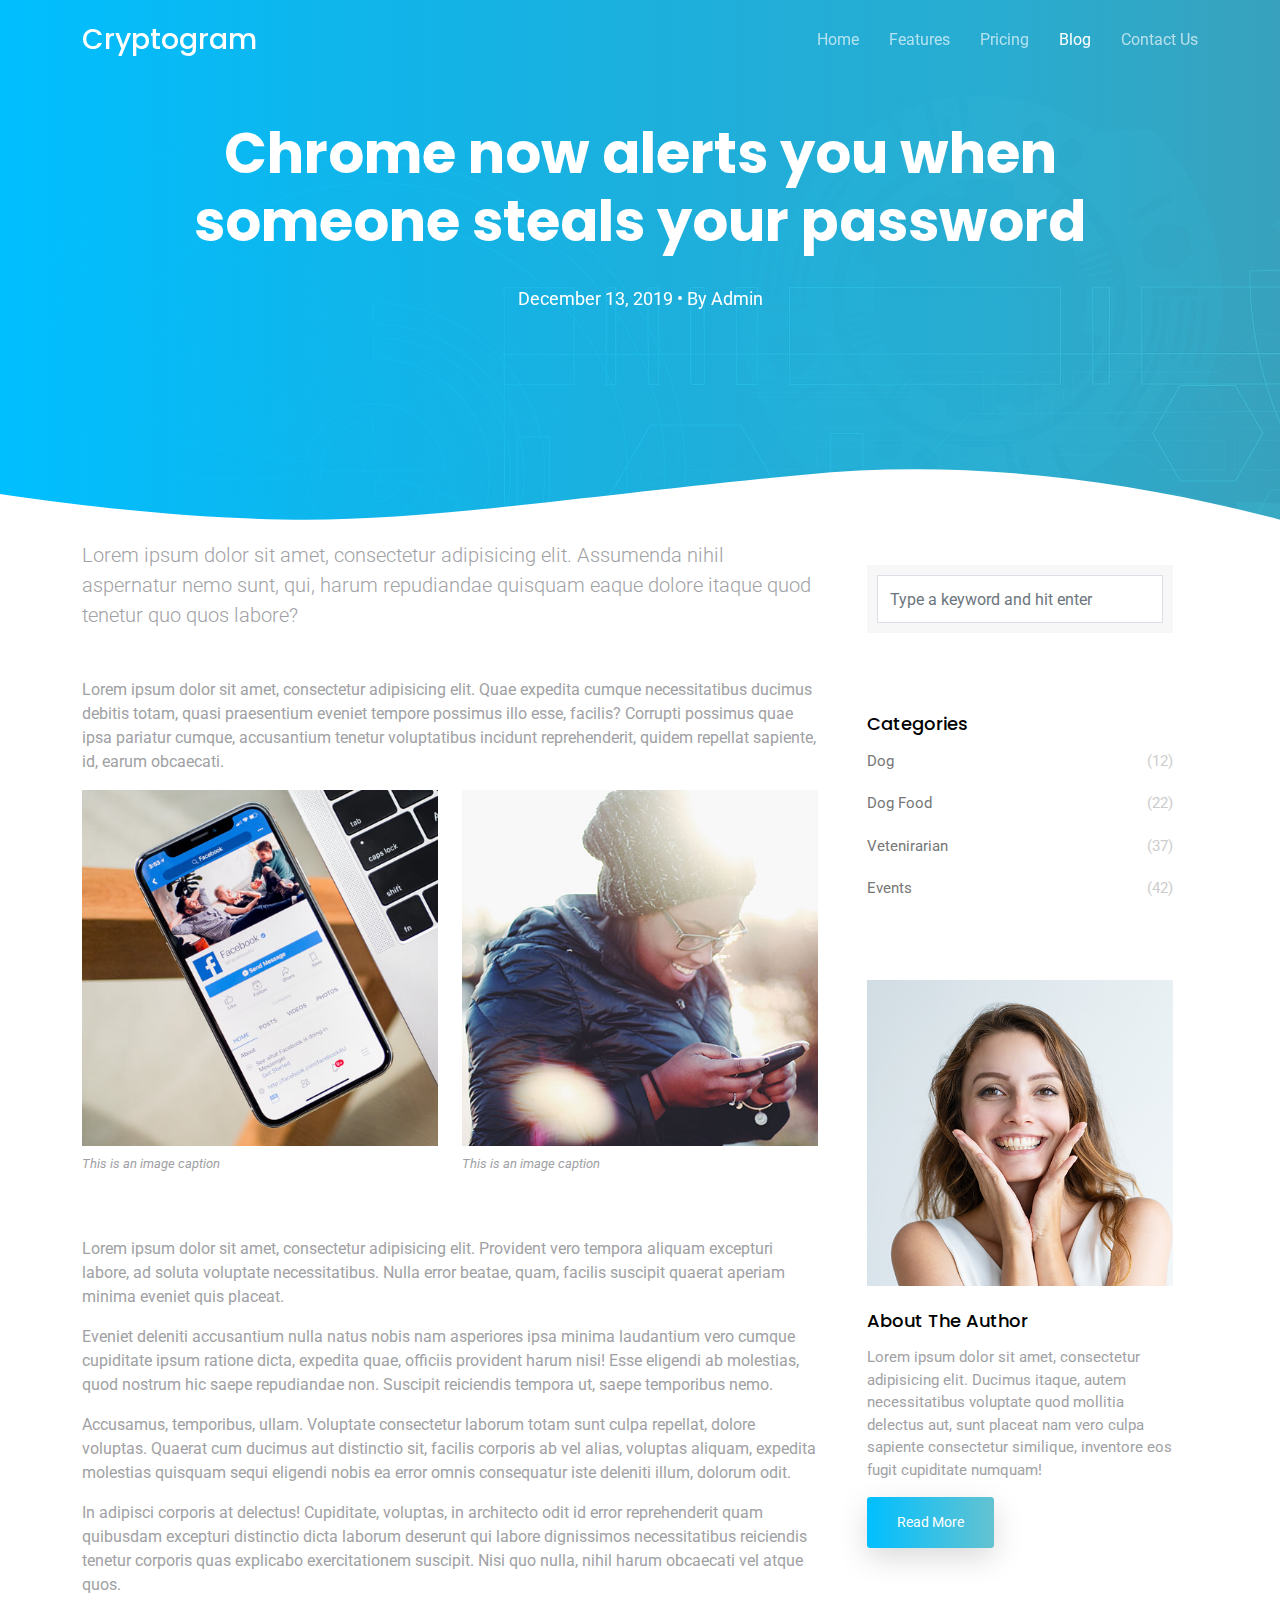
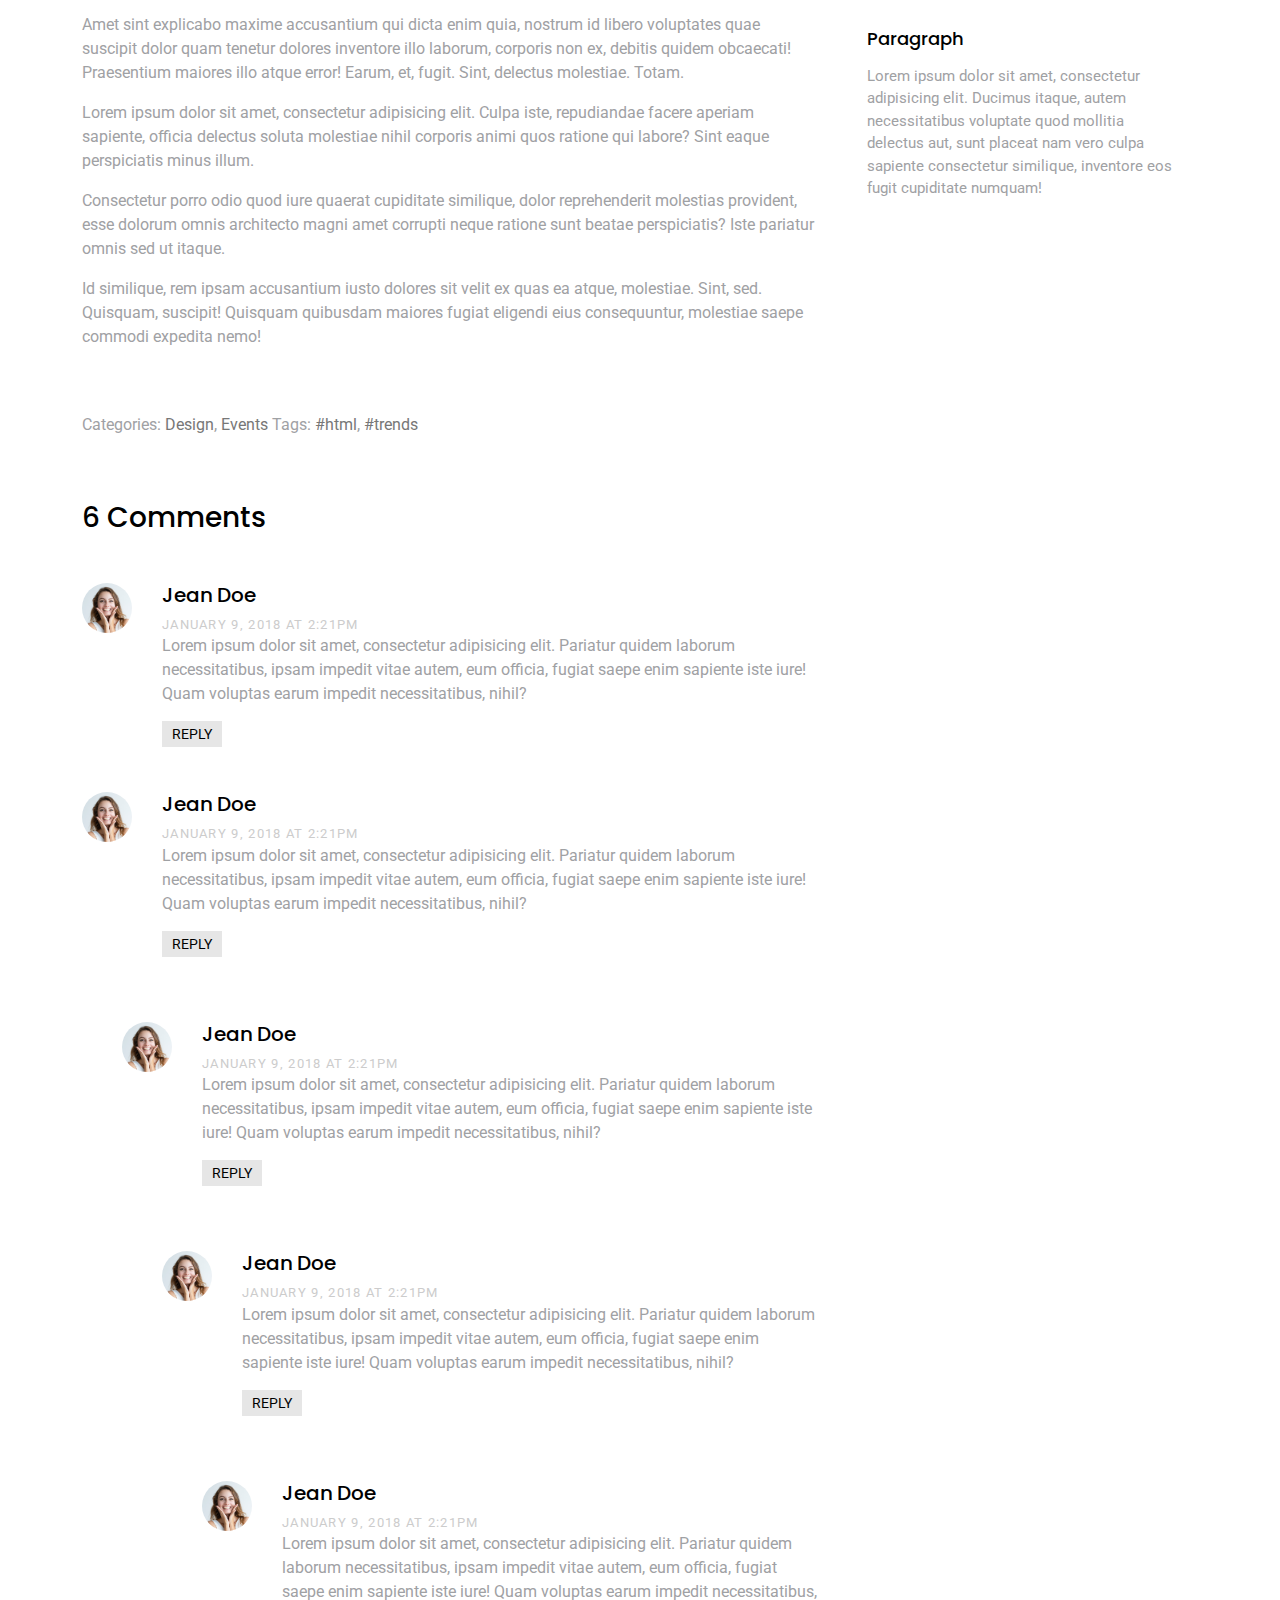
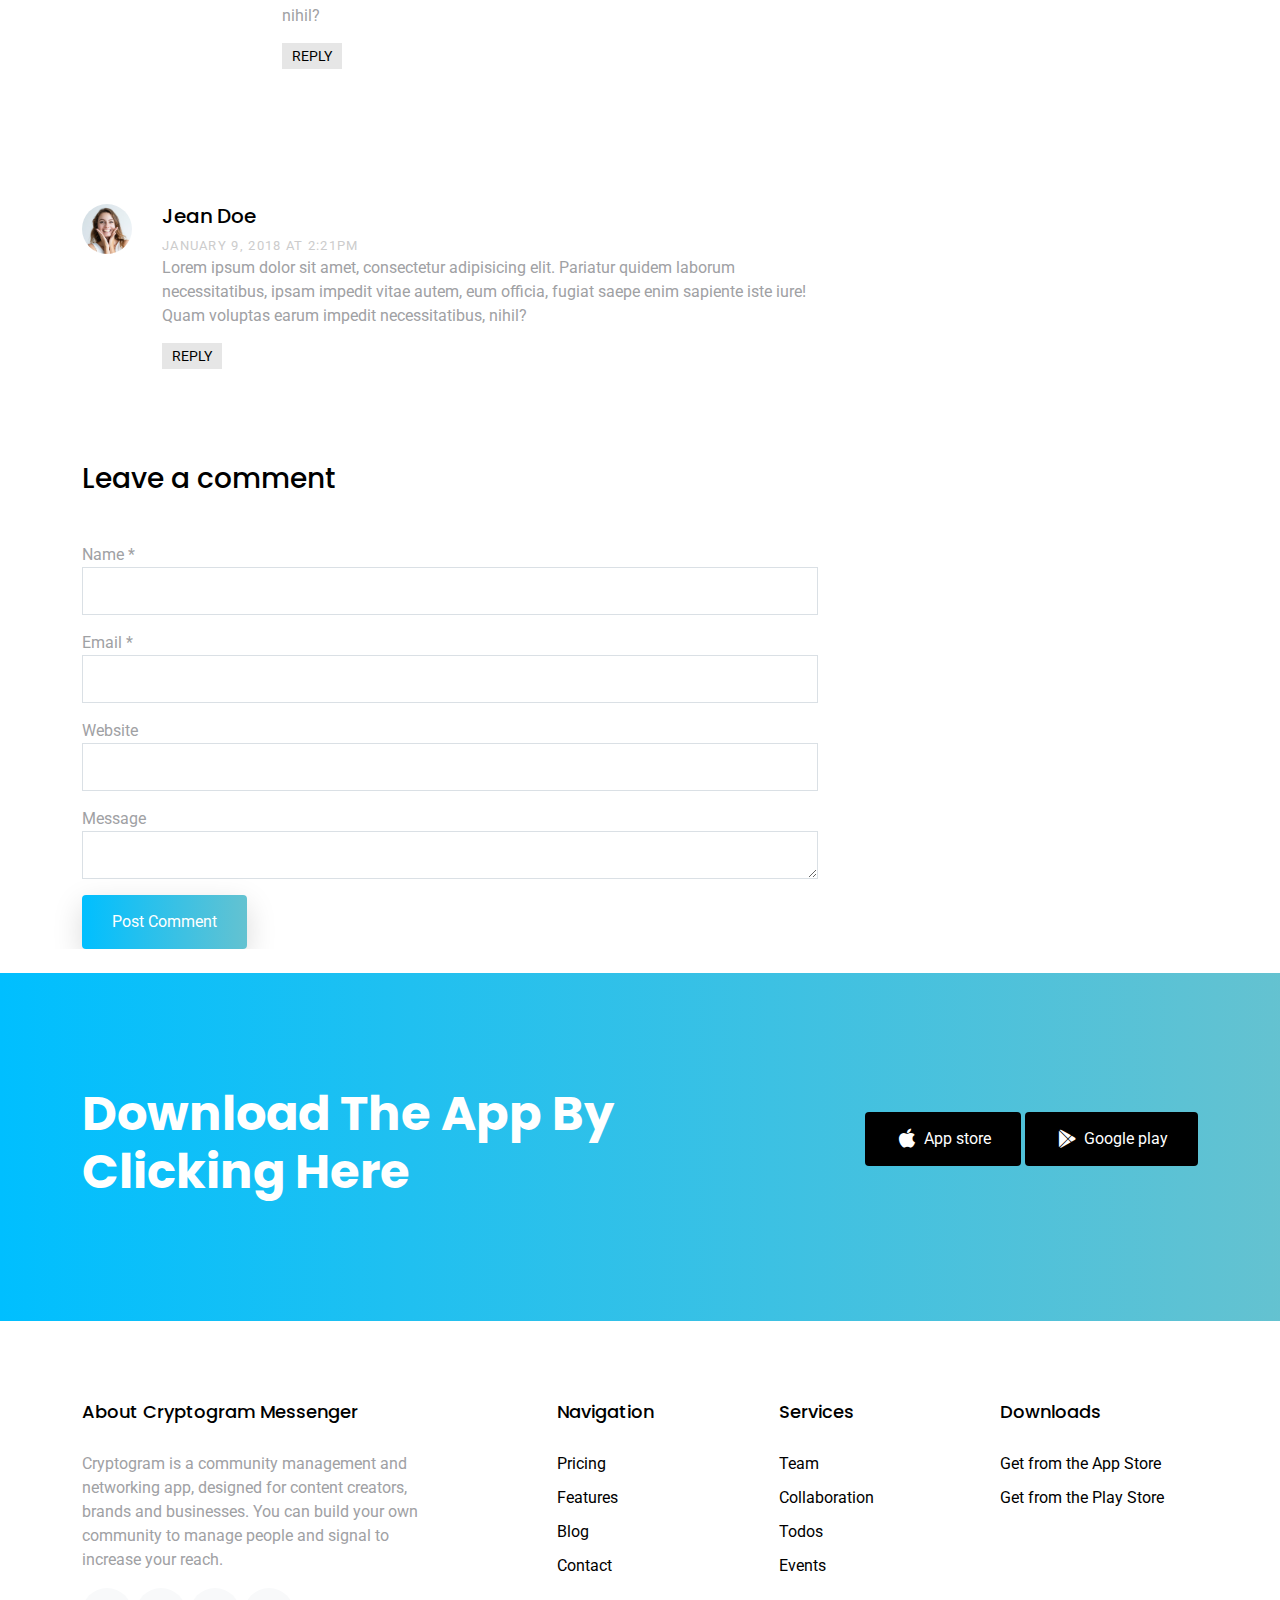
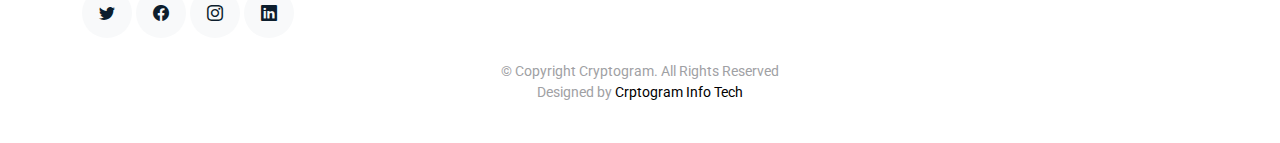
<file: blog-single.html>
<!DOCTYPE html>
<html lang="en">

<head>
  <meta charset="utf-8">
  <meta content="width=device-width, initial-scale=1.0" name="viewport">

  <title>Blog Single - Crytogram</title>
  <meta content="" name="description">
  <meta content="" name="keywords">

  <!-- Favicons -->
  <link href="assets/img/ic_logo.png" rel="icon">
  <link href="assets/img/ic_logo.png" rel="apple-touch-icon">

  <!-- Google Fonts -->
  <link href="https://fonts.googleapis.com/css?family=Roboto:300,300i,400,400i,500,500i,600,600i,700,700i|Poppins:300,300i,400,400i,500,500i,600,600i,700,700i" rel="stylesheet">

  <!-- Vendor CSS Files -->
  <link href="assets/vendor/aos/aos.css" rel="stylesheet">
  <link href="assets/vendor/bootstrap/css/bootstrap.min.css" rel="stylesheet">
  <link href="assets/vendor/bootstrap-icons/bootstrap-icons.css" rel="stylesheet">
  <link href="assets/vendor/boxicons/css/boxicons.min.css" rel="stylesheet">
  <link href="assets/vendor/swiper/swiper-bundle.min.css" rel="stylesheet">

  <!-- Template Main CSS File -->
  <link href="assets/css/style.css" rel="stylesheet">

  <!-- =======================================================
  * Template Name: SoftLand - v4.7.0
  * Template URL: https://bootstrapmade.com/softland-bootstrap-app-landing-page-template/
  * Author: BootstrapMade.com
  * License: https://bootstrapmade.com/license/
  ======================================================== -->
</head>

<body>

  <!-- ======= Header ======= -->
  <header id="header" class="fixed-top d-flex align-items-center">
    <div class="container d-flex justify-content-between align-items-center">

      <div class="logo">
        <h1><a href="index.html">Cryptogram</a></h1>
        <!-- Uncomment below if you prefer to use an image logo -->
        <!-- <a href="index.html"><img src="assets/img/logo.png" alt="" class="img-fluid"></a>-->
      </div>

      <nav id="navbar" class="navbar">
        <ul>
          <li><a href="index.html">Home</a></li>
          <li><a href="features.html">Features</a></li>
          <li><a href="pricing.html">Pricing</a></li>
          <li><a class="active " href="blog.html">Blog</a></li>
          <!-- <li class="dropdown"><a href="#"><span>Drop Down</span> <i class="bi bi-chevron-down"></i></a>
            <ul>
              <li><a href="#">Drop Down 1</a></li>
              <li class="dropdown"><a href="#"><span>Deep Drop Down</span> <i class="bi bi-chevron-right"></i></a>
                <ul>
                  <li><a href="#">Deep Drop Down 1</a></li>
                  <li><a href="#">Deep Drop Down 2</a></li>
                  <li><a href="#">Deep Drop Down 3</a></li>
                  <li><a href="#">Deep Drop Down 4</a></li>
                  <li><a href="#">Deep Drop Down 5</a></li>
                </ul>
              </li>
              <li><a href="#">Drop Down 2</a></li>
              <li><a href="#">Drop Down 3</a></li>
              <li><a href="#">Drop Down 4</a></li>
            </ul>
          </li> -->
          <li><a href="contact.html">Contact Us</a></li>
        </ul>
        <i class="bi bi-list mobile-nav-toggle"></i>
      </nav><!-- .navbar -->

    </div>
  </header><!-- End Header -->

  <main id="main">

    <!-- ======= Single Blog Section ======= -->
    <section class="hero-section inner-page">
      <div class="wave">

        <svg width="1920px" height="265px" viewBox="0 0 1920 265" version="1.1" xmlns="http://www.w3.org/2000/svg" xmlns:xlink="http://www.w3.org/1999/xlink">
          <g id="Page-1" stroke="none" stroke-width="1" fill="none" fill-rule="evenodd">
            <g id="Apple-TV" transform="translate(0.000000, -402.000000)" fill="#FFFFFF">
              <path d="M0,439.134243 C175.04074,464.89273 327.944386,477.771974 458.710937,477.771974 C654.860765,477.771974 870.645295,442.632362 1205.9828,410.192501 C1429.54114,388.565926 1667.54687,411.092417 1920,477.771974 L1920,667 L1017.15166,667 L0,667 L0,439.134243 Z" id="Path"></path>
            </g>
          </g>
        </svg>

      </div>

      <div class="container">
        <div class="row align-items-center">
          <div class="col-12">
            <div class="row justify-content-center">
              <div class="col-md-10 text-center hero-text">
                <h1 data-aos="fade-up" data-aos-delay="">Chrome now alerts you when someone steals your password</h1>
                <p class="mb-5" data-aos="fade-up" data-aos-delay="100">December 13, 2019 &bullet; By <a href="#" class="text-white">Admin</a></p>
              </div>
            </div>
          </div>
        </div>
      </div>

    </section>

    <section class="site-section mb-4">
      <div class="container">
        <div class="row">
          <div class="col-md-8 blog-content">

            <p class="lead mb-5">Lorem ipsum dolor sit amet, consectetur adipisicing elit. Assumenda nihil aspernatur nemo sunt, qui, harum repudiandae quisquam eaque dolore itaque quod tenetur quo quos labore?</p>
            <p>Lorem ipsum dolor sit amet, consectetur adipisicing elit. Quae expedita cumque necessitatibus ducimus debitis totam, quasi praesentium eveniet tempore possimus illo esse, facilis? Corrupti possimus quae ipsa pariatur cumque, accusantium tenetur voluptatibus incidunt reprehenderit, quidem repellat sapiente, id, earum obcaecati.</p>

            <div class="row mb-5">
              <div class="col-md-6">
                <figure><img src="assets/img/img_1.jpg" alt="Free Website Template by Free-Template.co" class="img-fluid">
                  <figcaption>This is an image caption</figcaption>
                </figure>
              </div>
              <div class="col-md-6">
                <figure><img src="assets/img/img_2.jpg" alt="Free Website Template by Free-Template.co" class="img-fluid">
                  <figcaption>This is an image caption</figcaption>
                </figure>
              </div>
            </div>

            <blockquote>
              <p>Lorem ipsum dolor sit amet, consectetur adipisicing elit. Provident vero tempora aliquam excepturi labore, ad soluta voluptate necessitatibus. Nulla error beatae, quam, facilis suscipit quaerat aperiam minima eveniet quis placeat.</p>
            </blockquote>

            <p>Eveniet deleniti accusantium nulla natus nobis nam asperiores ipsa minima laudantium vero cumque cupiditate ipsum ratione dicta, expedita quae, officiis provident harum nisi! Esse eligendi ab molestias, quod nostrum hic saepe repudiandae non. Suscipit reiciendis tempora ut, saepe temporibus nemo.</p>
            <p>Accusamus, temporibus, ullam. Voluptate consectetur laborum totam sunt culpa repellat, dolore voluptas. Quaerat cum ducimus aut distinctio sit, facilis corporis ab vel alias, voluptas aliquam, expedita molestias quisquam sequi eligendi nobis ea error omnis consequatur iste deleniti illum, dolorum odit.</p>
            <p>In adipisci corporis at delectus! Cupiditate, voluptas, in architecto odit id error reprehenderit quam quibusdam excepturi distinctio dicta laborum deserunt qui labore dignissimos necessitatibus reiciendis tenetur corporis quas explicabo exercitationem suscipit. Nisi quo nulla, nihil harum obcaecati vel atque quos.</p>
            <p>Amet sint explicabo maxime accusantium qui dicta enim quia, nostrum id libero voluptates quae suscipit dolor quam tenetur dolores inventore illo laborum, corporis non ex, debitis quidem obcaecati! Praesentium maiores illo atque error! Earum, et, fugit. Sint, delectus molestiae. Totam.</p>

            <p>Lorem ipsum dolor sit amet, consectetur adipisicing elit. Culpa iste, repudiandae facere aperiam sapiente, officia delectus soluta molestiae nihil corporis animi quos ratione qui labore? Sint eaque perspiciatis minus illum.</p>
            <p>Consectetur porro odio quod iure quaerat cupiditate similique, dolor reprehenderit molestias provident, esse dolorum omnis architecto magni amet corrupti neque ratione sunt beatae perspiciatis? Iste pariatur omnis sed ut itaque.</p>
            <p>Id similique, rem ipsam accusantium iusto dolores sit velit ex quas ea atque, molestiae. Sint, sed. Quisquam, suscipit! Quisquam quibusdam maiores fugiat eligendi eius consequuntur, molestiae saepe commodi expedita nemo!</p>
            <div class="pt-5">
              <p>Categories: <a href="#">Design</a>, <a href="#">Events</a> Tags: <a href="#">#html</a>, <a href="#">#trends</a></p>
            </div>

            <div class="pt-5">
              <h3 class="mb-5">6 Comments</h3>
              <ul class="comment-list">
                <li class="comment">
                  <div class="vcard bio">
                    <img src="assets/img/person_1.jpg" alt="Free Website Template by Free-Template.co">
                  </div>
                  <div class="comment-body">
                    <h3>Jean Doe</h3>
                    <div class="meta">January 9, 2018 at 2:21pm</div>
                    <p>Lorem ipsum dolor sit amet, consectetur adipisicing elit. Pariatur quidem laborum necessitatibus, ipsam impedit vitae autem, eum officia, fugiat saepe enim sapiente iste iure! Quam voluptas earum impedit necessitatibus, nihil?</p>
                    <p><a href="#" class="reply">Reply</a></p>
                  </div>
                </li>

                <li class="comment">
                  <div class="vcard bio">
                    <img src="assets/img/person_1.jpg" alt="Image placeholder">
                  </div>
                  <div class="comment-body">
                    <h3>Jean Doe</h3>
                    <div class="meta">January 9, 2018 at 2:21pm</div>
                    <p>Lorem ipsum dolor sit amet, consectetur adipisicing elit. Pariatur quidem laborum necessitatibus, ipsam impedit vitae autem, eum officia, fugiat saepe enim sapiente iste iure! Quam voluptas earum impedit necessitatibus, nihil?</p>
                    <p><a href="#" class="reply">Reply</a></p>
                  </div>

                  <ul class="children">
                    <li class="comment">
                      <div class="vcard bio">
                        <img src="assets/img/person_1.jpg" alt="Image placeholder">
                      </div>
                      <div class="comment-body">
                        <h3>Jean Doe</h3>
                        <div class="meta">January 9, 2018 at 2:21pm</div>
                        <p>Lorem ipsum dolor sit amet, consectetur adipisicing elit. Pariatur quidem laborum necessitatibus, ipsam impedit vitae autem, eum officia, fugiat saepe enim sapiente iste iure! Quam voluptas earum impedit necessitatibus, nihil?</p>
                        <p><a href="#" class="reply">Reply</a></p>
                      </div>

                      <ul class="children">
                        <li class="comment">
                          <div class="vcard bio">
                            <img src="assets/img/person_1.jpg" alt="Image placeholder">
                          </div>
                          <div class="comment-body">
                            <h3>Jean Doe</h3>
                            <div class="meta">January 9, 2018 at 2:21pm</div>
                            <p>Lorem ipsum dolor sit amet, consectetur adipisicing elit. Pariatur quidem laborum necessitatibus, ipsam impedit vitae autem, eum officia, fugiat saepe enim sapiente iste iure! Quam voluptas earum impedit necessitatibus, nihil?</p>
                            <p><a href="#" class="reply">Reply</a></p>
                          </div>

                          <ul class="children">
                            <li class="comment">
                              <div class="vcard bio">
                                <img src="assets/img/person_1.jpg" alt="Image placeholder">
                              </div>
                              <div class="comment-body">
                                <h3>Jean Doe</h3>
                                <div class="meta">January 9, 2018 at 2:21pm</div>
                                <p>Lorem ipsum dolor sit amet, consectetur adipisicing elit. Pariatur quidem laborum necessitatibus, ipsam impedit vitae autem, eum officia, fugiat saepe enim sapiente iste iure! Quam voluptas earum impedit necessitatibus, nihil?</p>
                                <p><a href="#" class="reply">Reply</a></p>
                              </div>
                            </li>
                          </ul>
                        </li>
                      </ul>
                    </li>
                  </ul>
                </li>

                <li class="comment">
                  <div class="vcard bio">
                    <img src="assets/img/person_1.jpg" alt="Image placeholder">
                  </div>
                  <div class="comment-body">
                    <h3>Jean Doe</h3>
                    <div class="meta">January 9, 2018 at 2:21pm</div>
                    <p>Lorem ipsum dolor sit amet, consectetur adipisicing elit. Pariatur quidem laborum necessitatibus, ipsam impedit vitae autem, eum officia, fugiat saepe enim sapiente iste iure! Quam voluptas earum impedit necessitatibus, nihil?</p>
                    <p><a href="#" class="reply">Reply</a></p>
                  </div>
                </li>
              </ul>
              <!-- END comment-list -->

              <div class="comment-form-wrap pt-5">
                <h3 class="mb-5">Leave a comment</h3>
                <form action="#" class="">
                  <div class="form-group">
                    <label for="name">Name *</label>
                    <input type="text" class="form-control" id="name">
                  </div>
                  <div class="form-group mt-3">
                    <label for="email">Email *</label>
                    <input type="email" class="form-control" id="email">
                  </div>
                  <div class="form-group mt-3">
                    <label for="website">Website</label>
                    <input type="url" class="form-control" id="website">
                  </div>

                  <div class="form-group mt-3">
                    <label for="message">Message</label>
                    <textarea name="" id="message" cols="30" rows="10" class="form-control"></textarea>
                  </div>
                  <div class="form-group mt-3">
                    <input type="submit" value="Post Comment" class="btn btn-primary">
                  </div>

                </form>
              </div>
            </div>

          </div>
          <div class="col-md-4 sidebar">
            <div class="sidebar-box">
              <form action="#" class="search-form">
                <div class="form-group">
                  <span class="icon fa fa-search"></span>
                  <input type="text" class="form-control" placeholder="Type a keyword and hit enter">
                </div>
              </form>
            </div>
            <div class="sidebar-box">
              <div class="categories">
                <h3>Categories</h3>
                <li><a href="#">Dog <span>(12)</span></a></li>
                <li><a href="#">Dog Food <span>(22)</span></a></li>
                <li><a href="#">Vetenirarian <span>(37)</span></a></li>
                <li><a href="#">Events<span>(42)</span></a></li>
              </div>
            </div>
            <div class="sidebar-box">
              <img src="assets/img/person_1.jpg" alt="Image placeholder" class="img-fluid mb-4">
              <h3>About The Author</h3>
              <p>Lorem ipsum dolor sit amet, consectetur adipisicing elit. Ducimus itaque, autem necessitatibus voluptate quod mollitia delectus aut, sunt placeat nam vero culpa sapiente consectetur similique, inventore eos fugit cupiditate numquam!</p>
              <p><a href="#" class="btn btn-primary btn-sm">Read More</a></p>
            </div>

            <div class="sidebar-box">
              <h3>Paragraph</h3>
              <p>Lorem ipsum dolor sit amet, consectetur adipisicing elit. Ducimus itaque, autem necessitatibus voluptate quod mollitia delectus aut, sunt placeat nam vero culpa sapiente consectetur similique, inventore eos fugit cupiditate numquam!</p>
            </div>
          </div>
        </div>
      </div>
    </section>

    <!-- ======= CTA Section ======= -->
    <section class="section cta-section">
      <div class="container">
        <div class="row align-items-center">
          <div class="col-md-6 me-auto text-center text-md-start mb-5 mb-md-0">
            <h2>Download The App By Clicking Here</h2>
          </div>
          <div class="col-md-5 text-center text-md-end">
            <p><a href="#" class="btn d-inline-flex align-items-center"><i class="bx bxl-apple"></i><span>App
                  store</span></a> <a
                href="https://play.google.com/store/apps/details?id=com.cryptograminfotech.cryptogram_messenger"
                class="btn d-inline-flex align-items-center"><i class="bx bxl-play-store"></i><span>Google
                  play</span></a></p>
          </div>
        </div>
      </div>
    </section><!-- End CTA Section -->

  </main><!-- End #main -->

  <!-- ======= Footer ======= -->
  <footer class="footer" role="contentinfo">
    <div class="container">
      <div class="row">
        <div class="col-md-4 mb-4 mb-md-0">
          <h3>About Cryptogram Messenger</h3>
          <p>Cryptogram is a community management and networking app, designed for content creators, brands and
            businesses. You can build your own community to manage people and signal to increase your reach.</p>
          <p class="social">
            <a href="#"><span class="bi bi-twitter"></span></a>
            <a href="#"><span class="bi bi-facebook"></span></a>
            <a href="#"><span class="bi bi-instagram"></span></a>
            <a href="#"><span class="bi bi-linkedin"></span></a>
          </p>
        </div>
        <div class="col-md-7 ms-auto">
          <div class="row site-section pt-0">
            <div class="col-md-4 mb-4 mb-md-0">
              <h3>Navigation</h3>
              <ul class="list-unstyled">
                <li><a href="pricing.html">Pricing</a></li>
                <li><a href="features.html">Features</a></li>
                <li><a href="blog.html">Blog</a></li>
                <li><a href="contact.html">Contact</a></li>
              </ul>
            </div>
            <div class="col-md-4 mb-4 mb-md-0">
              <h3>Services</h3>
              <ul class="list-unstyled">
                <li><a href="#">Team</a></li>
                <li><a href="#">Collaboration</a></li>
                <li><a href="#">Todos</a></li>
                <li><a href="#">Events</a></li>
              </ul>
            </div>
            <div class="col-md-4 mb-4 mb-md-0">
              <h3>Downloads</h3>
              <ul class="list-unstyled">
                <li><a href="#">Get from the App Store</a></li>
                <li><a
                    href="https://play.google.com/store/apps/details?id=com.cryptograminfotech.cryptogram_messenger">Get
                    from the Play Store</a></li>
              </ul>
            </div>
          </div>
        </div>
      </div>

      <div class="row justify-content-center text-center">
        <div class="col-md-7">
          <p class="copyright">&copy; Copyright Cryptogram. All Rights Reserved</p>
          <div class="credits">
            <!--
            All the links in the footer should remain intact.
            You can delete the links only if you purchased the pro version.
            Licensing information: https://bootstrapmade.com/license/
            Purchase the pro version with working PHP/AJAX contact form: https://bootstrapmade.com/buy/?theme=SoftLand
          -->
            Designed by <a href="#">Crptogram Info Tech</a>
          </div>
        </div>
      </div>

    </div>
  </footer>

  <a href="#" class="back-to-top d-flex align-items-center justify-content-center"><i class="bi bi-arrow-up-short"></i></a>

  <!-- Vendor JS Files -->
  <script src="assets/vendor/aos/aos.js"></script>
  <script src="assets/vendor/bootstrap/js/bootstrap.bundle.min.js"></script>
  <script src="assets/vendor/swiper/swiper-bundle.min.js"></script>
  <script src="assets/vendor/php-email-form/validate.js"></script>

  <!-- Template Main JS File -->
  <script src="assets/js/main.js"></script>

</body>

</html>
</file>
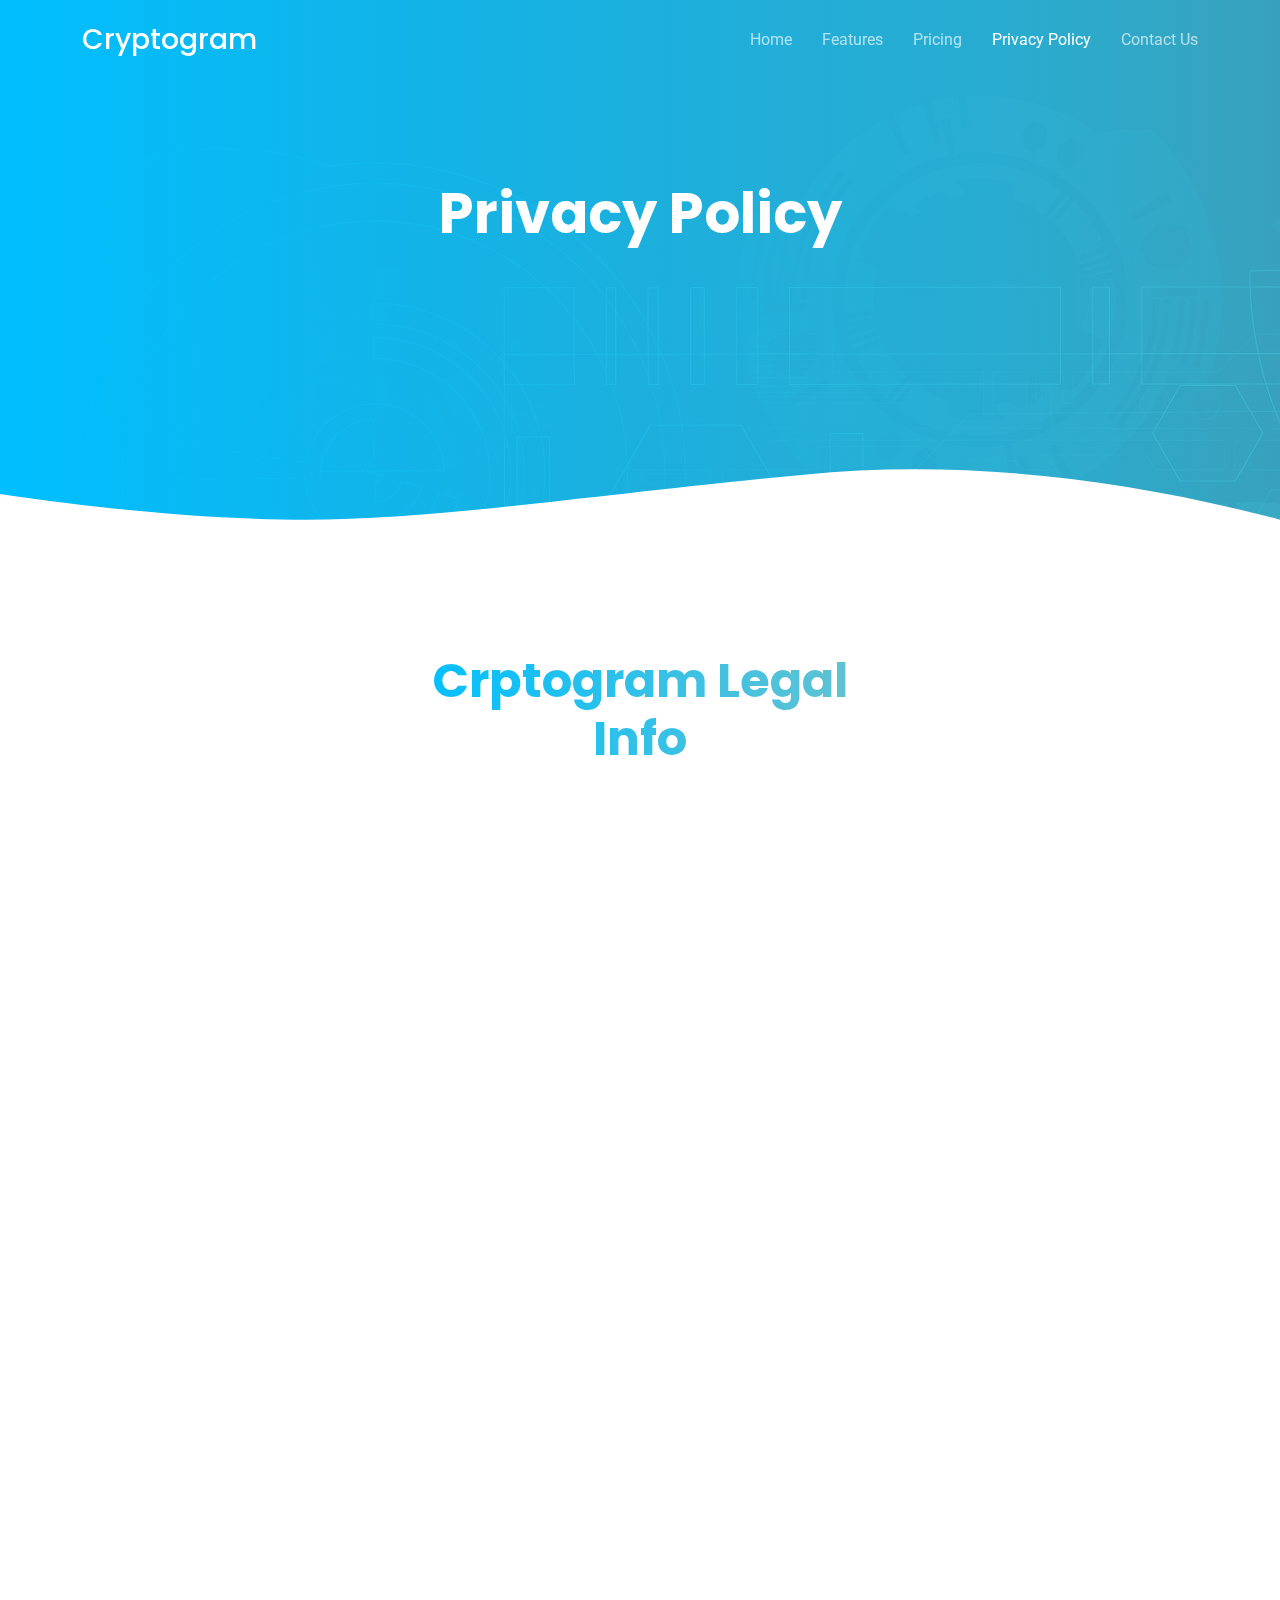
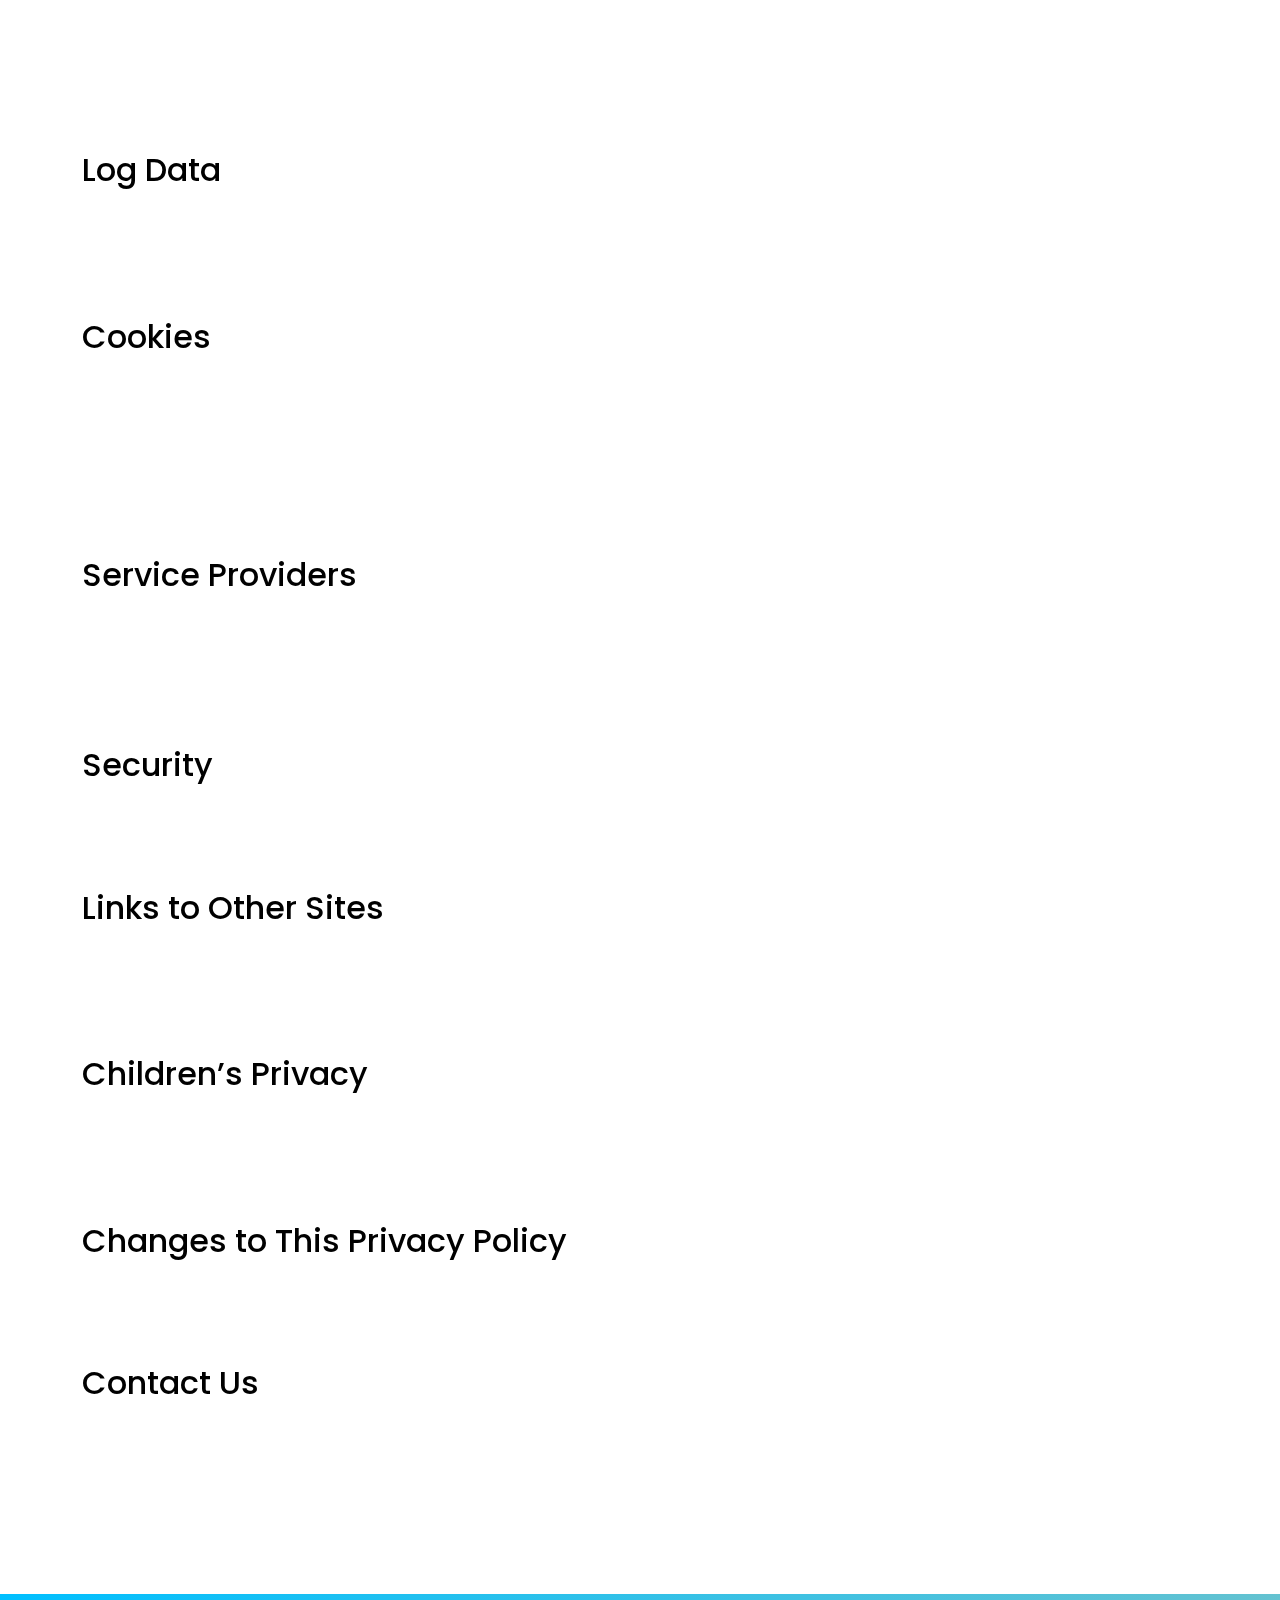
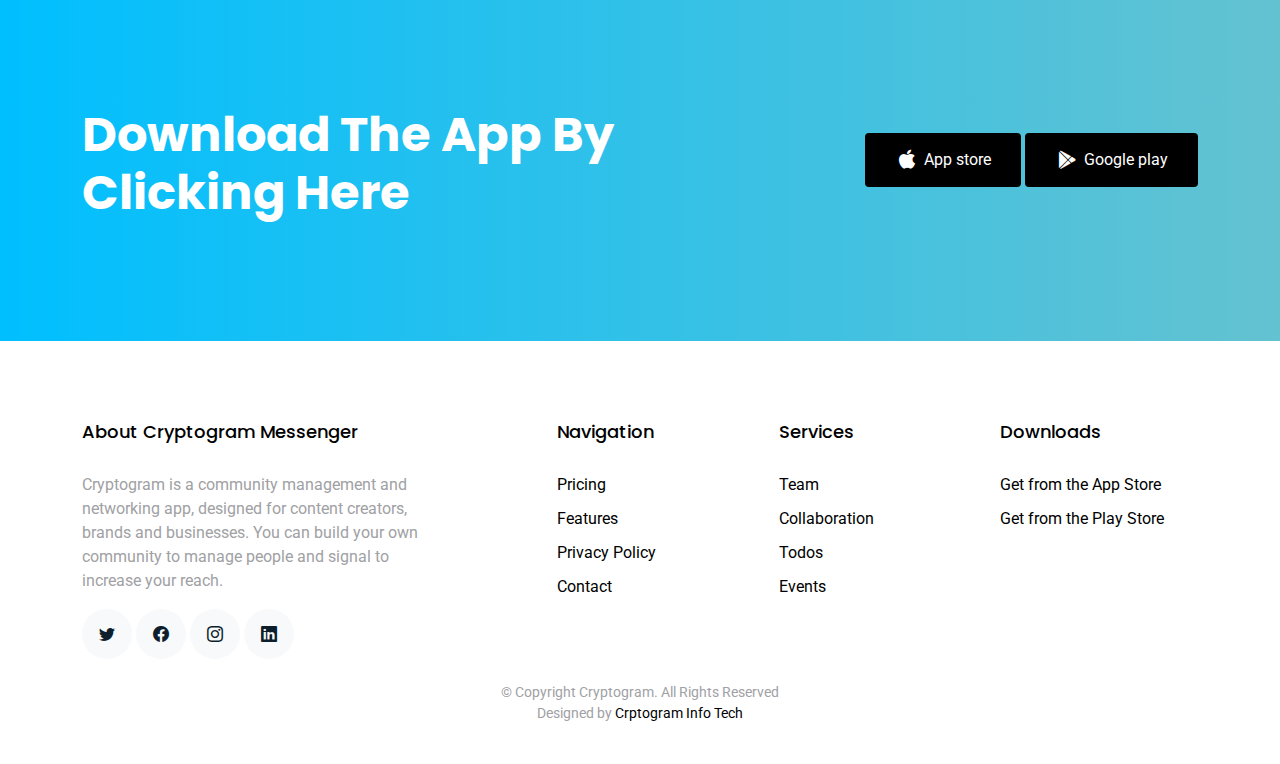
<file: blog.html>
<!DOCTYPE html>
<html lang="en">

<head>
  <meta charset="utf-8">
  <meta content="width=device-width, initial-scale=1.0" name="viewport">

  <title>Crytogram - Privacy Policy</title>
  <meta content="" name="description">
  <meta content="" name="keywords">

  <!-- Favicons -->
  <link href="assets/img/ic_logo.png" rel="icon">
  <link href="assets/img/ic_logo.png" rel="apple-touch-icon">

  <!-- Google Fonts -->
  <link
    href="https://fonts.googleapis.com/css?family=Roboto:300,300i,400,400i,500,500i,600,600i,700,700i|Poppins:300,300i,400,400i,500,500i,600,600i,700,700i"
    rel="stylesheet">

  <!-- Vendor CSS Files -->
  <link href="assets/vendor/aos/aos.css" rel="stylesheet">
  <link href="assets/vendor/bootstrap/css/bootstrap.min.css" rel="stylesheet">
  <link href="assets/vendor/bootstrap-icons/bootstrap-icons.css" rel="stylesheet">
  <link href="assets/vendor/boxicons/css/boxicons.min.css" rel="stylesheet">
  <link href="assets/vendor/swiper/swiper-bundle.min.css" rel="stylesheet">

  <!-- Template Main CSS File -->
  <link href="assets/css/style.css" rel="stylesheet">

  <!-- =======================================================
  * Template Name: SoftLand - v4.7.0
  * Template URL: https://bootstrapmade.com/softland-bootstrap-app-landing-page-template/
  * Author: BootstrapMade.com
  * License: https://bootstrapmade.com/license/
  ======================================================== -->
</head>

<body>

  <!-- ======= Header ======= -->
  <header id="header" class="fixed-top d-flex align-items-center">
    <div class="container d-flex justify-content-between align-items-center">

      <div class="logo">
        <h1><a href="index.html">Cryptogram</a></h1>
        <!-- Uncomment below if you prefer to use an image logo -->
        <!-- <a href="index.html"><img src="assets/img/logo.png" alt="" class="img-fluid"></a>-->
      </div>

      <nav id="navbar" class="navbar">
        <ul>
          <li><a href="index.html">Home</a></li>
          <li><a href="features.html">Features</a></li>
          <li><a href="pricing.html">Pricing</a></li>
          <li><a class="active " href="blog.html">Privacy Policy</a></li>
          <!-- <li class="dropdown"><a href="#"><span>Drop Down</span> <i class="bi bi-chevron-down"></i></a>
            <ul>
              <li><a href="#">Drop Down 1</a></li>
              <li class="dropdown"><a href="#"><span>Deep Drop Down</span> <i class="bi bi-chevron-right"></i></a>
                <ul>
                  <li><a href="#">Deep Drop Down 1</a></li>
                  <li><a href="#">Deep Drop Down 2</a></li>
                  <li><a href="#">Deep Drop Down 3</a></li>
                  <li><a href="#">Deep Drop Down 4</a></li>
                  <li><a href="#">Deep Drop Down 5</a></li>
                </ul>
              </li>
              <li><a href="#">Drop Down 2</a></li>
              <li><a href="#">Drop Down 3</a></li>
              <li><a href="#">Drop Down 4</a></li>
            </ul>
          </li> -->
          <li><a href="contact.html">Contact Us</a></li>
        </ul>
        <i class="bi bi-list mobile-nav-toggle"></i>
      </nav><!-- .navbar -->

    </div>
  </header><!-- End Header -->

  <main id="main">

    <!-- ======= Blog Section ======= -->
    <section class="hero-section inner-page">
      <div class="wave">

        <svg width="1920px" height="265px" viewBox="0 0 1920 265" version="1.1" xmlns="http://www.w3.org/2000/svg"
          xmlns:xlink="http://www.w3.org/1999/xlink">
          <g id="Page-1" stroke="none" stroke-width="1" fill="none" fill-rule="evenodd">
            <g id="Apple-TV" transform="translate(0.000000, -402.000000)" fill="#FFFFFF">
              <path
                d="M0,439.134243 C175.04074,464.89273 327.944386,477.771974 458.710937,477.771974 C654.860765,477.771974 870.645295,442.632362 1205.9828,410.192501 C1429.54114,388.565926 1667.54687,411.092417 1920,477.771974 L1920,667 L1017.15166,667 L0,667 L0,439.134243 Z"
                id="Path"></path>
            </g>
          </g>
        </svg>

      </div>

      <div class="container">
        <div class="row align-items-center">
          <div class="col-12">
            <div class="row justify-content-center">
              <div class="col-md-7 text-center hero-text">
                <h1 data-aos="fade-up" data-aos-delay="">Privacy Policy</h1>
                <p class="mb-5" data-aos="fade-up" data-aos-delay="100"></p>
              </div>
            </div>
          </div>
        </div>
      </div>
    </section>

    <section class="section">
      <div class="container">
        <div class="row justify-content-center text-center mb-5">
          <div class="col-md-5" data-aos="fade-up">
            <h2 class="section-heading">Crptogram Legal Info</h2>
          </div>
        </div>
        <p class="mb-5" data-aos="fade-up" data-aos-delay="100">Cryptogram Info Tech built the Cryptogram
          app as a Freemium app.<br>
          This SERVICE is provided by Cryptogram Info Tech at no cost and is intended for use as is for now.<br><br>
          This page is used to inform visitors regarding our policies with the collection, use,
          and disclosure of Personal Information if anyone decided to use our Service.<br><br>
          If you choose to use our Service, then you agree to the collection and use of information in
          relation to this policy. The Personal Information that we collect is used for providing and
          improving the Service. We will not use or share your information with anyone except as described
          in this Privacy Policy.<br><br>
          This Privacy Policy applies to all of our Services unless specified otherwise.<br><br>
          The terms used in this Privacy Policy have the same meanings as in our Terms and Conditions,
          which is accessible at Cryptogram unless otherwise defined in this Privacy Policy.</p>

      </div>
      <div class="container">
        <div class="row justify-content-center text-center mb-5">
          <div class="col-md-5" data-aos="fade-up">
            <h2 class="section-heading">Information Collection And Use</h2>
          </div>
        </div>
        <p class="mb-5" data-aos="fade-up" data-aos-delay="100">For a better experience, while using our Service, we may
          require you to provide us with certain personally identifiable information. The information that we request
          will be retained by us and used as described in this privacy policy.<br><br>
          The app does use third party services that may collect information used to identify you.<br><br>
          Link to privacy policy of third party service providers used by the app</p>

      </div>
      <div class="container">
        <div class="row justify-content-center text-center mb-5">
          <div class="col-md-5" data-aos="fade-up">
            <h2 class="section-heading">Google Play services</h2>
          </div>
        </div>
        <h2>Log Data</h2>
        <p class="mb-5" data-aos="fade-up" data-aos-delay="100">we want to inform you that whenever you use our Service,
          in a case of an error in the app we collect data and information (through third party products) on your phone
          called Log Data. This Log Data may include information such as your device Internet Protocol (“IP”) address,
          device name, operating system version, the configuration of the app when utilizing our Service, the time and
          date of your use of the Service, Android device ID and other statistics.</p>
        <h2>Cookies</h2>
        <p class="mb-5" data-aos="fade-up" data-aos-delay="100">Cookies are files with a small amount of data that are
          commonly used as anonymous unique identifiers. These are sent to your browser from the websites that you visit
          and are stored on your device's internal memory. <br><br>
          This Service does not use these “cookies” explicitly. However, the app may use third party code and libraries
          that use “cookies” to collect information and improve their services. You have the option to either accept or
          refuse these cookies and know when a cookie is being sent to your device. If you choose to refuse our cookies,
          you may not be able to use some portions of this Service.</p>
        <h2>Service Providers</h2>
        <p class="mb-5" data-aos="fade-up" data-aos-delay="100">We may employ third-party companies and individuals due
          to the following reasons: <br><br>
          We want to inform users of this Service that these third parties have access to your Personal Information. The
          reason is to perform the tasks assigned to them on our behalf. However, they are obligated not to disclose or
          use the information for any other purpose.</p>
        <h2>Security</h2>
        <p class="mb-5" data-aos="fade-up" data-aos-delay="100">We value your trust in providing us your Personal
          Information, thus we are striving to use commercially acceptable means of protecting it. But remember that no
          method of transmission over the internet, or method of electronic storage is 100% secure and reliable, and we
          cannot guarantee its absolute security.</p>
        <h2>Links to Other Sites</h2>
        <p class="mb-5" data-aos="fade-up" data-aos-delay="100">This Service may contain links to other sites. If you
          click on a third-party link, you will be directed to that site. Note that these external sites are not
          operated by us. Therefore, we strongly advise you to review the Privacy Policy of these websites. we have no
          control over and assume no responsibility for the content, privacy policies, or practices of any third-party
          sites or services.</p>
        <h2>Children’s Privacy</h2>
        <p class="mb-5" data-aos="fade-up" data-aos-delay="100">These Services do not address anyone under the age of
          13. we do not knowingly collect personally identifiable information from children under 13. In the case we
          discover that a child under 13 has provided us with personal information, we immediately delete this from our
          servers. If you are a parent or guardian and you are aware that your child has provided us with personal
          information, please contact us so that we will be able to do necessary actions.</p>
        <h2>Changes to This Privacy Policy</h2>
        <p class="mb-5" data-aos="fade-up" data-aos-delay="100">We may update our Privacy Policy from time to time.
          Thus, you are advised to review this page periodically for any changes. we will notify you of any changes by
          posting the new Privacy Policy on this page. This policy is effective as of 2020-05-17</p>
        <h2>Contact Us</h2>
        <p class="mb-5" data-aos="fade-up" data-aos-delay="100">If you have any questions or suggestions about our
          Privacy Policy, do not hesitate to contact us at Cryptogramfeedback@gmail.com.

        </p>

      </div>
    </section>


    <!-- ======= CTA Section ======= -->
    <section class="section cta-section">
      <div class="container">
        <div class="row align-items-center">
          <div class="col-md-6 me-auto text-center text-md-start mb-5 mb-md-0">
            <h2>Download The App By Clicking Here</h2>
          </div>
          <div class="col-md-5 text-center text-md-end">
            <p><a href="#" class="btn d-inline-flex align-items-center"><i class="bx bxl-apple"></i><span>App
                  store</span></a> <a
                href="https://play.google.com/store/apps/details?id=com.cryptograminfotech.cryptogram_messenger"
                class="btn d-inline-flex align-items-center"><i class="bx bxl-play-store"></i><span>Google
                  play</span></a></p>
          </div>
        </div>
      </div>
    </section><!-- End CTA Section -->

  </main><!-- End #main -->

  <!-- ======= Footer ======= -->
  <footer class="footer" role="contentinfo">
    <div class="container">
      <div class="row">
        <div class="col-md-4 mb-4 mb-md-0">
          <h3>About Cryptogram Messenger</h3>
          <p>Cryptogram is a community management and networking app, designed for content creators, brands and
            businesses. You can build your own community to manage people and signal to increase your reach.</p>
          <p class="social">
            <a href="#"><span class="bi bi-twitter"></span></a>
            <a href="#"><span class="bi bi-facebook"></span></a>
            <a href="#"><span class="bi bi-instagram"></span></a>
            <a href="#"><span class="bi bi-linkedin"></span></a>
          </p>
        </div>
        <div class="col-md-7 ms-auto">
          <div class="row site-section pt-0">
            <div class="col-md-4 mb-4 mb-md-0">
              <h3>Navigation</h3>
              <ul class="list-unstyled">
                <li><a href="pricing.html">Pricing</a></li>
                <li><a href="features.html">Features</a></li>
                <li><a href="blog.html">Privacy Policy</a></li>
                <li><a href="contact.html">Contact</a></li>
              </ul>
            </div>
            <div class="col-md-4 mb-4 mb-md-0">
              <h3>Services</h3>
              <ul class="list-unstyled">
                <li><a href="#">Team</a></li>
                <li><a href="#">Collaboration</a></li>
                <li><a href="#">Todos</a></li>
                <li><a href="#">Events</a></li>
              </ul>
            </div>
            <div class="col-md-4 mb-4 mb-md-0">
              <h3>Downloads</h3>
              <ul class="list-unstyled">
                <li><a href="#">Get from the App Store</a></li>
                <li><a
                    href="https://play.google.com/store/apps/details?id=com.cryptograminfotech.cryptogram_messenger">Get
                    from the Play Store</a></li>
              </ul>
            </div>
          </div>
        </div>
      </div>

      <div class="row justify-content-center text-center">
        <div class="col-md-7">
          <p class="copyright">&copy; Copyright Cryptogram. All Rights Reserved</p>
          <div class="credits">
            <!--
            All the links in the footer should remain intact.
            You can delete the links only if you purchased the pro version.
            Licensing information: https://bootstrapmade.com/license/
            Purchase the pro version with working PHP/AJAX contact form: https://bootstrapmade.com/buy/?theme=SoftLand
          -->
            Designed by <a href="#">Crptogram Info Tech</a>
          </div>
        </div>
      </div>

    </div>
  </footer>

  <a href="#" class="back-to-top d-flex align-items-center justify-content-center"><i
      class="bi bi-arrow-up-short"></i></a>

  <!-- Vendor JS Files -->
  <script src="assets/vendor/aos/aos.js"></script>
  <script src="assets/vendor/bootstrap/js/bootstrap.bundle.min.js"></script>
  <script src="assets/vendor/swiper/swiper-bundle.min.js"></script>
  <script src="assets/vendor/php-email-form/validate.js"></script>

  <!-- Template Main JS File -->
  <script src="assets/js/main.js"></script>

</body>

</html>
</file>
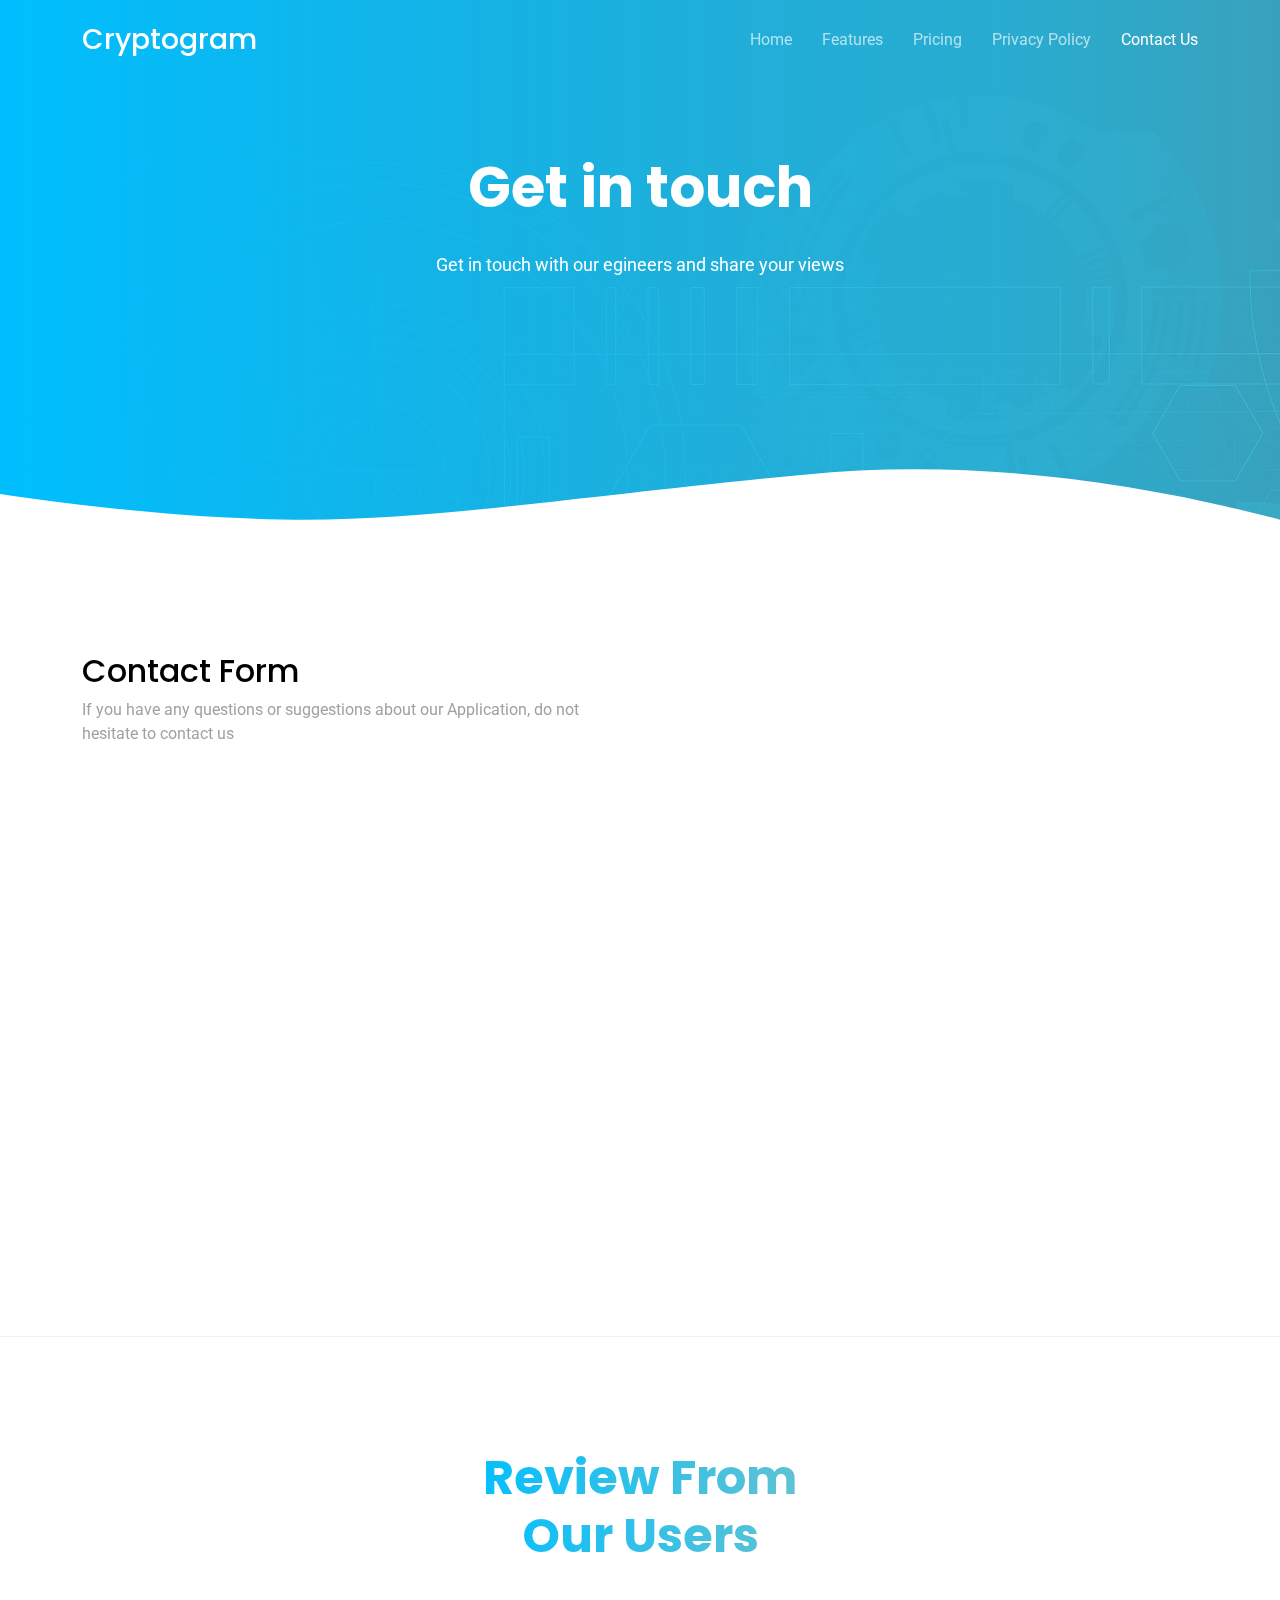
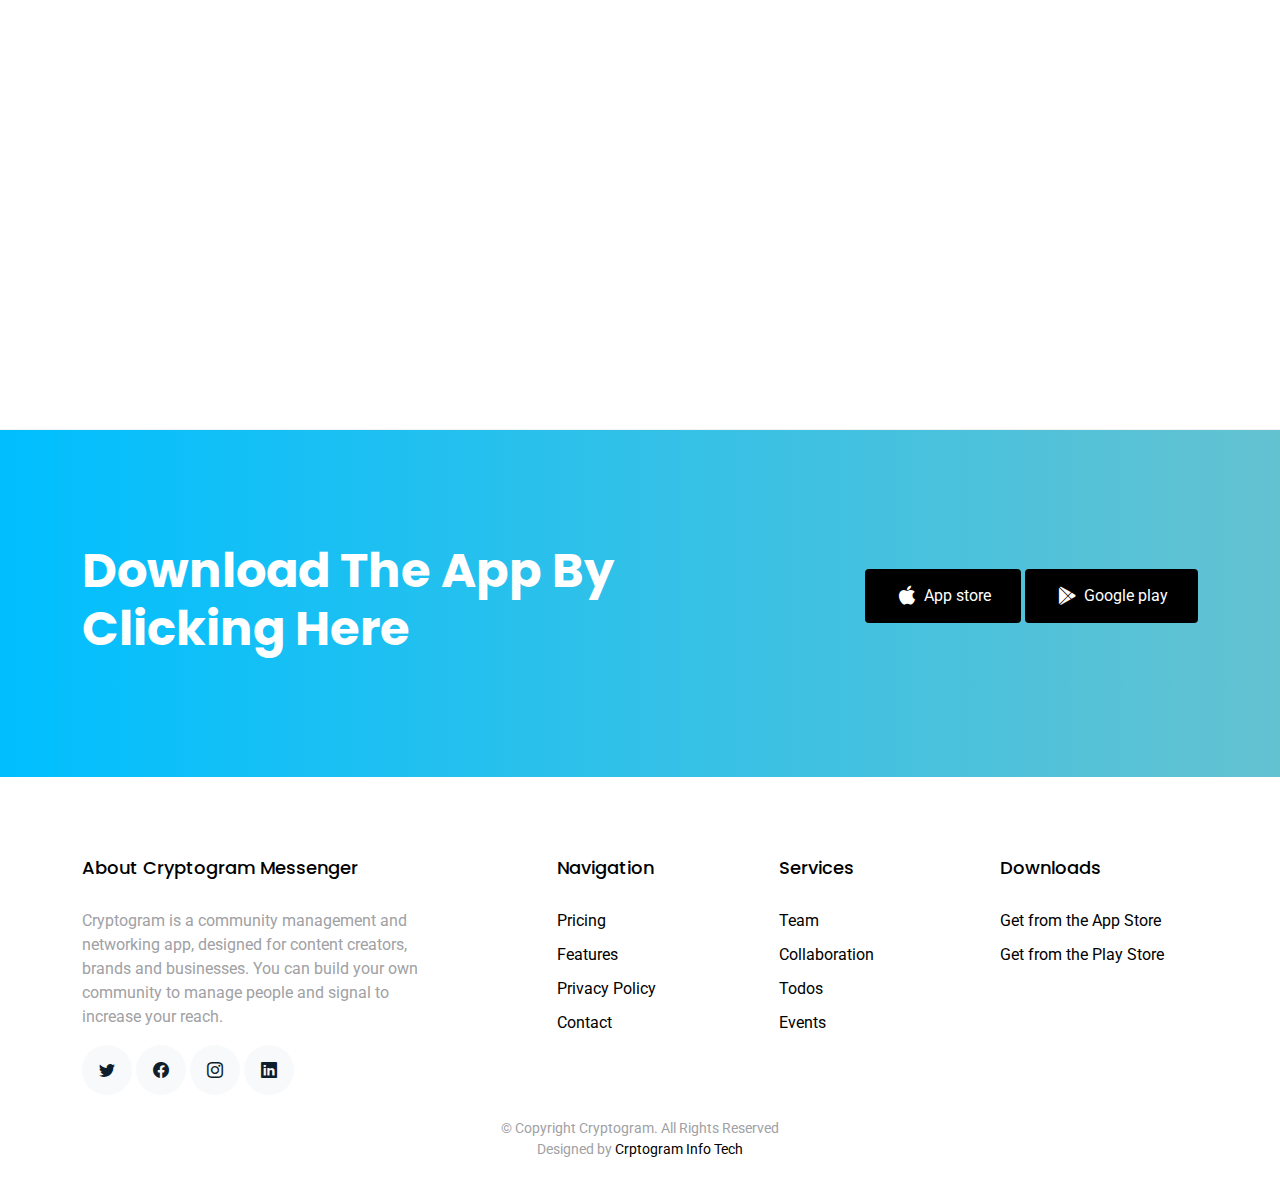
<file: contact.html>
<!DOCTYPE html>
<html lang="en">

<head>
  <meta charset="utf-8">
  <meta content="width=device-width, initial-scale=1.0" name="viewport">

  <title>Crytogram - Contact</title>
  <meta content="" name="description">
  <meta content="" name="keywords">

  <!-- Favicons -->
  <link href="assets/img/ic_logo.png" rel="icon">
  <link href="assets/img/ic_logo.png" rel="apple-touch-icon">

  <!-- Google Fonts -->
  <link href="https://fonts.googleapis.com/css?family=Roboto:300,300i,400,400i,500,500i,600,600i,700,700i|Poppins:300,300i,400,400i,500,500i,600,600i,700,700i" rel="stylesheet">

  <!-- Vendor CSS Files -->
  <link href="assets/vendor/aos/aos.css" rel="stylesheet">
  <link href="assets/vendor/bootstrap/css/bootstrap.min.css" rel="stylesheet">
  <link href="assets/vendor/bootstrap-icons/bootstrap-icons.css" rel="stylesheet">
  <link href="assets/vendor/boxicons/css/boxicons.min.css" rel="stylesheet">
  <link href="assets/vendor/swiper/swiper-bundle.min.css" rel="stylesheet">

  <!-- Template Main CSS File -->
  <link href="assets/css/style.css" rel="stylesheet">

  <!-- =======================================================
  * Template Name: SoftLand - v4.7.0
  * Template URL: https://bootstrapmade.com/softland-bootstrap-app-landing-page-template/
  * Author: BootstrapMade.com
  * License: https://bootstrapmade.com/license/
  ======================================================== -->
</head>

<body>

  <!-- ======= Header ======= -->
  <header id="header" class="fixed-top d-flex align-items-center">
    <div class="container d-flex justify-content-between align-items-center">

      <div class="logo">
        <h1><a href="index.html">Cryptogram</a></h1>
        <!-- Uncomment below if you prefer to use an image logo -->
        <!-- <a href="index.html"><img src="assets/img/logo.png" alt="" class="img-fluid"></a>-->
      </div>

      <nav id="navbar" class="navbar">
        <ul>
          <li><a href="index.html">Home</a></li>
          <li><a href="features.html">Features</a></li>
          <li><a href="pricing.html">Pricing</a></li>
          <li><a href="blog.html">Privacy Policy</a></li>
          <!-- <li class="dropdown"><a href="#"><span>Drop Down</span> <i class="bi bi-chevron-down"></i></a>
            <ul>
              <li><a href="#">Drop Down 1</a></li>
              <li class="dropdown"><a href="#"><span>Deep Drop Down</span> <i class="bi bi-chevron-right"></i></a>
                <ul>
                  <li><a href="#">Deep Drop Down 1</a></li>
                  <li><a href="#">Deep Drop Down 2</a></li>
                  <li><a href="#">Deep Drop Down 3</a></li>
                  <li><a href="#">Deep Drop Down 4</a></li>
                  <li><a href="#">Deep Drop Down 5</a></li>
                </ul>
              </li>
              <li><a href="#">Drop Down 2</a></li>
              <li><a href="#">Drop Down 3</a></li>
              <li><a href="#">Drop Down 4</a></li>
            </ul>
          </li> -->
          <li><a class="active " href="contact.html">Contact Us</a></li>
        </ul>
        <i class="bi bi-list mobile-nav-toggle"></i>
      </nav><!-- .navbar -->

    </div>
  </header><!-- End Header -->

  <main id="main">

    <section class="hero-section inner-page">
      <div class="wave">

        <svg width="1920px" height="265px" viewBox="0 0 1920 265" version="1.1" xmlns="http://www.w3.org/2000/svg" xmlns:xlink="http://www.w3.org/1999/xlink">
          <g id="Page-1" stroke="none" stroke-width="1" fill="none" fill-rule="evenodd">
            <g id="Apple-TV" transform="translate(0.000000, -402.000000)" fill="#FFFFFF">
              <path d="M0,439.134243 C175.04074,464.89273 327.944386,477.771974 458.710937,477.771974 C654.860765,477.771974 870.645295,442.632362 1205.9828,410.192501 C1429.54114,388.565926 1667.54687,411.092417 1920,477.771974 L1920,667 L1017.15166,667 L0,667 L0,439.134243 Z" id="Path"></path>
            </g>
          </g>
        </svg>

      </div>

      <div class="container">
        <div class="row align-items-center">
          <div class="col-12">
            <div class="row justify-content-center">
              <div class="col-md-7 text-center hero-text">
                <h1 data-aos="fade-up" data-aos-delay="">Get in touch</h1>
                <p class="mb-5" data-aos="fade-up" data-aos-delay="100">Get in touch with our egineers and share your views</p>
              </div>
            </div>
          </div>
        </div>
      </div>

    </section>

    <section class="section">
      <div class="container">
        <div class="row mb-5 align-items-end">
          <div class="col-md-6" data-aos="fade-up">

            <h2>Contact Form</h2>
            <p class="mb-0">If you have any questions or suggestions about our Application, do not hesitate to contact us</p>
          </div>

        </div>

        <div class="row">
          <div class="col-md-4 ms-auto order-2" data-aos="fade-up">
            <ul class="list-unstyled">
              <li class="mb-3">
                <strong class="d-block mb-1">Address</strong>
                <span>Noida,Delhi,India</span>
              </li>
              <li class="mb-3">
                <strong class="d-block mb-1">Phone</strong>
                <span>+91 99716 45229</span>
              </li>
              <li class="mb-3">
                <strong class="d-block mb-1">Email</strong>
                <span>cryptogramfeedback@gmail.com</span>
              </li>
            </ul>
          </div>

          <div class="col-md-6 mb-5 mb-md-0" data-aos="fade-up">
            <form action="forms/contact.php" method="post" role="form" class="php-email-form">

              <div class="row">
                <div class="col-md-6 form-group">
                  <label for="name">Name</label>
                  <input type="text" name="name" class="form-control" id="name" required>
                </div>
                <div class="col-md-6 form-group mt-3 mt-md-0">
                  <label for="name">Email</label>
                  <input type="email" class="form-control" name="email" id="email" required>
                </div>
                <div class="col-md-12 form-group mt-3">
                  <label for="name">Subject</label>
                  <input type="text" class="form-control" name="subject" id="subject" required>
                </div>
                <div class="col-md-12 form-group mt-3">
                  <label for="name">Message</label>
                  <textarea class="form-control" name="message" required></textarea>
                </div>

                <div class="col-md-12 mb-3">
                  <div class="loading">Loading</div>
                  <div class="error-message"></div>
                  <div class="sent-message">Your message has been sent. Thank you!</div>
                </div>

                <div class="col-md-6 form-group">
                  <input type="submit" class="btn btn-primary d-block w-100" value="Send Message">
                </div>
              </div>

            </form>
          </div>

        </div>
      </div>
    </section>

    <!-- ======= Testimonials Section ======= -->
    <section class="section border-top border-bottom">
      <div class="container">
        <div class="row justify-content-center text-center mb-5">
          <div class="col-md-4">
            <h2 class="section-heading">Review From Our Users</h2>
          </div>
        </div>
        <div class="row justify-content-center text-center">
          <div class="col-md-7">

            <div class="testimonials-slider swiper" data-aos="fade-up" data-aos-delay="100">
              <div class="swiper-wrapper">

                <div class="swiper-slide">
                  <div class="review text-center">
                    <p class="stars">
                      <span class="bi bi-star-fill"></span>
                      <span class="bi bi-star-fill"></span>
                      <span class="bi bi-star-fill"></span>
                      <span class="bi bi-star-fill"></span>
                      <span class="bi bi-star-fill muted"></span>
                    </p>
                    <h3>Excellent App!</h3>
                    <blockquote>
                      <p>Excellent app makes messaging excited.</p>
                    </blockquote>

                    <p class="review-user">
                      <img src="assets/img/person_1.jpg" alt="Image" class="img-fluid rounded-circle mb-3">
                      <span class="d-block">
                        <span class="text-black">Jean Doe</span>, &mdash; App User
                      </span>
                    </p>

                  </div>
                </div><!-- End testimonial item -->

                <div class="swiper-slide">
                  <div class="review text-center">
                    <p class="stars">
                      <span class="bi bi-star-fill"></span>
                      <span class="bi bi-star-fill"></span>
                      <span class="bi bi-star-fill"></span>
                      <span class="bi bi-star-fill"></span>
                      <span class="bi bi-star-fill muted"></span>
                    </p>
                    <h3>This App is easy to use!</h3>
                    <blockquote>
                      <p>Very easy UI through which we can communicate easily.</p>
                    </blockquote>

                    <p class="review-user">
                      <img src="assets/img/person_2.jpg" alt="Image" class="img-fluid rounded-circle mb-3">
                      <span class="d-block">
                        <span class="text-black">Johan Smith</span>, &mdash; App User
                      </span>
                    </p>

                  </div>
                </div><!-- End testimonial item -->

                <div class="swiper-slide">
                  <div class="review text-center">
                    <p class="stars">
                      <span class="bi bi-star-fill"></span>
                      <span class="bi bi-star-fill"></span>
                      <span class="bi bi-star-fill"></span>
                      <span class="bi bi-star-fill"></span>
                      <span class="bi bi-star-fill muted"></span>
                    </p>
                    <h3>Awesome functionality!</h3>
                    <blockquote>
                      <p>Some functionalities are awesome.</p>
                    </blockquote>

                    <p class="review-user">
                      <img src="assets/img/person_3.jpg" alt="Image" class="img-fluid rounded-circle mb-3">
                      <span class="d-block">
                        <span class="text-black">Jean Thunberg</span>, &mdash; App User
                      </span>
                    </p>

                  </div>
                </div><!-- End testimonial item -->

              </div>
              <div class="swiper-pagination"></div>
            </div>
          </div>
        </div>
      </div>
    </section><!-- End Testimonials Section -->

    <!-- ======= CTA Section ======= -->
    <section class="section cta-section">
      <div class="container">
        <div class="row align-items-center">
          <div class="col-md-6 me-auto text-center text-md-start mb-5 mb-md-0">
            <h2>Download The App By Clicking Here</h2>
          </div>
          <div class="col-md-5 text-center text-md-end">
            <p><a href="#" class="btn d-inline-flex align-items-center"><i class="bx bxl-apple"></i><span>App
                  store</span></a> <a
                href="https://play.google.com/store/apps/details?id=com.cryptograminfotech.cryptogram_messenger"
                class="btn d-inline-flex align-items-center"><i class="bx bxl-play-store"></i><span>Google
                  play</span></a></p>
          </div>
        </div>
      </div>
    </section><!-- End CTA Section -->

  </main><!-- End #main -->

  <!-- ======= Footer ======= -->
  <footer class="footer" role="contentinfo">
    <div class="container">
      <div class="row">
        <div class="col-md-4 mb-4 mb-md-0">
          <h3>About Cryptogram Messenger</h3>
          <p>Cryptogram is a community management and networking app, designed for content creators, brands and
            businesses. You can build your own community to manage people and signal to increase your reach.</p>
          <p class="social">
            <a href="#"><span class="bi bi-twitter"></span></a>
            <a href="#"><span class="bi bi-facebook"></span></a>
            <a href="#"><span class="bi bi-instagram"></span></a>
            <a href="#"><span class="bi bi-linkedin"></span></a>
          </p>
        </div>
        <div class="col-md-7 ms-auto">
          <div class="row site-section pt-0">
            <div class="col-md-4 mb-4 mb-md-0">
              <h3>Navigation</h3>
              <ul class="list-unstyled">
                <li><a href="pricing.html">Pricing</a></li>
                <li><a href="features.html">Features</a></li>
                <li><a href="blog.html">Privacy Policy</a></li>
                <li><a href="contact.html">Contact</a></li>
              </ul>
            </div>
            <div class="col-md-4 mb-4 mb-md-0">
              <h3>Services</h3>
              <ul class="list-unstyled">
                <li><a href="#">Team</a></li>
                <li><a href="#">Collaboration</a></li>
                <li><a href="#">Todos</a></li>
                <li><a href="#">Events</a></li>
              </ul>
            </div>
            <div class="col-md-4 mb-4 mb-md-0">
              <h3>Downloads</h3>
              <ul class="list-unstyled">
                <li><a href="#">Get from the App Store</a></li>
                <li><a
                    href="https://play.google.com/store/apps/details?id=com.cryptograminfotech.cryptogram_messenger">Get
                    from the Play Store</a></li>
              </ul>
            </div>
          </div>
        </div>
      </div>

      <div class="row justify-content-center text-center">
        <div class="col-md-7">
          <p class="copyright">&copy; Copyright Cryptogram. All Rights Reserved</p>
          <div class="credits">
            <!--
            All the links in the footer should remain intact.
            You can delete the links only if you purchased the pro version.
            Licensing information: https://bootstrapmade.com/license/
            Purchase the pro version with working PHP/AJAX contact form: https://bootstrapmade.com/buy/?theme=SoftLand
          -->
            Designed by <a href="#">Crptogram Info Tech</a>
          </div>
        </div>
      </div>

    </div>
  </footer>

  <a href="#" class="back-to-top d-flex align-items-center justify-content-center"><i class="bi bi-arrow-up-short"></i></a>

  <!-- Vendor JS Files -->
  <script src="assets/vendor/aos/aos.js"></script>
  <script src="assets/vendor/bootstrap/js/bootstrap.bundle.min.js"></script>
  <script src="assets/vendor/swiper/swiper-bundle.min.js"></script>
  <script src="assets/vendor/php-email-form/validate.js"></script>

  <!-- Template Main JS File -->
  <script src="assets/js/main.js"></script>

</body>

</html>
</file>
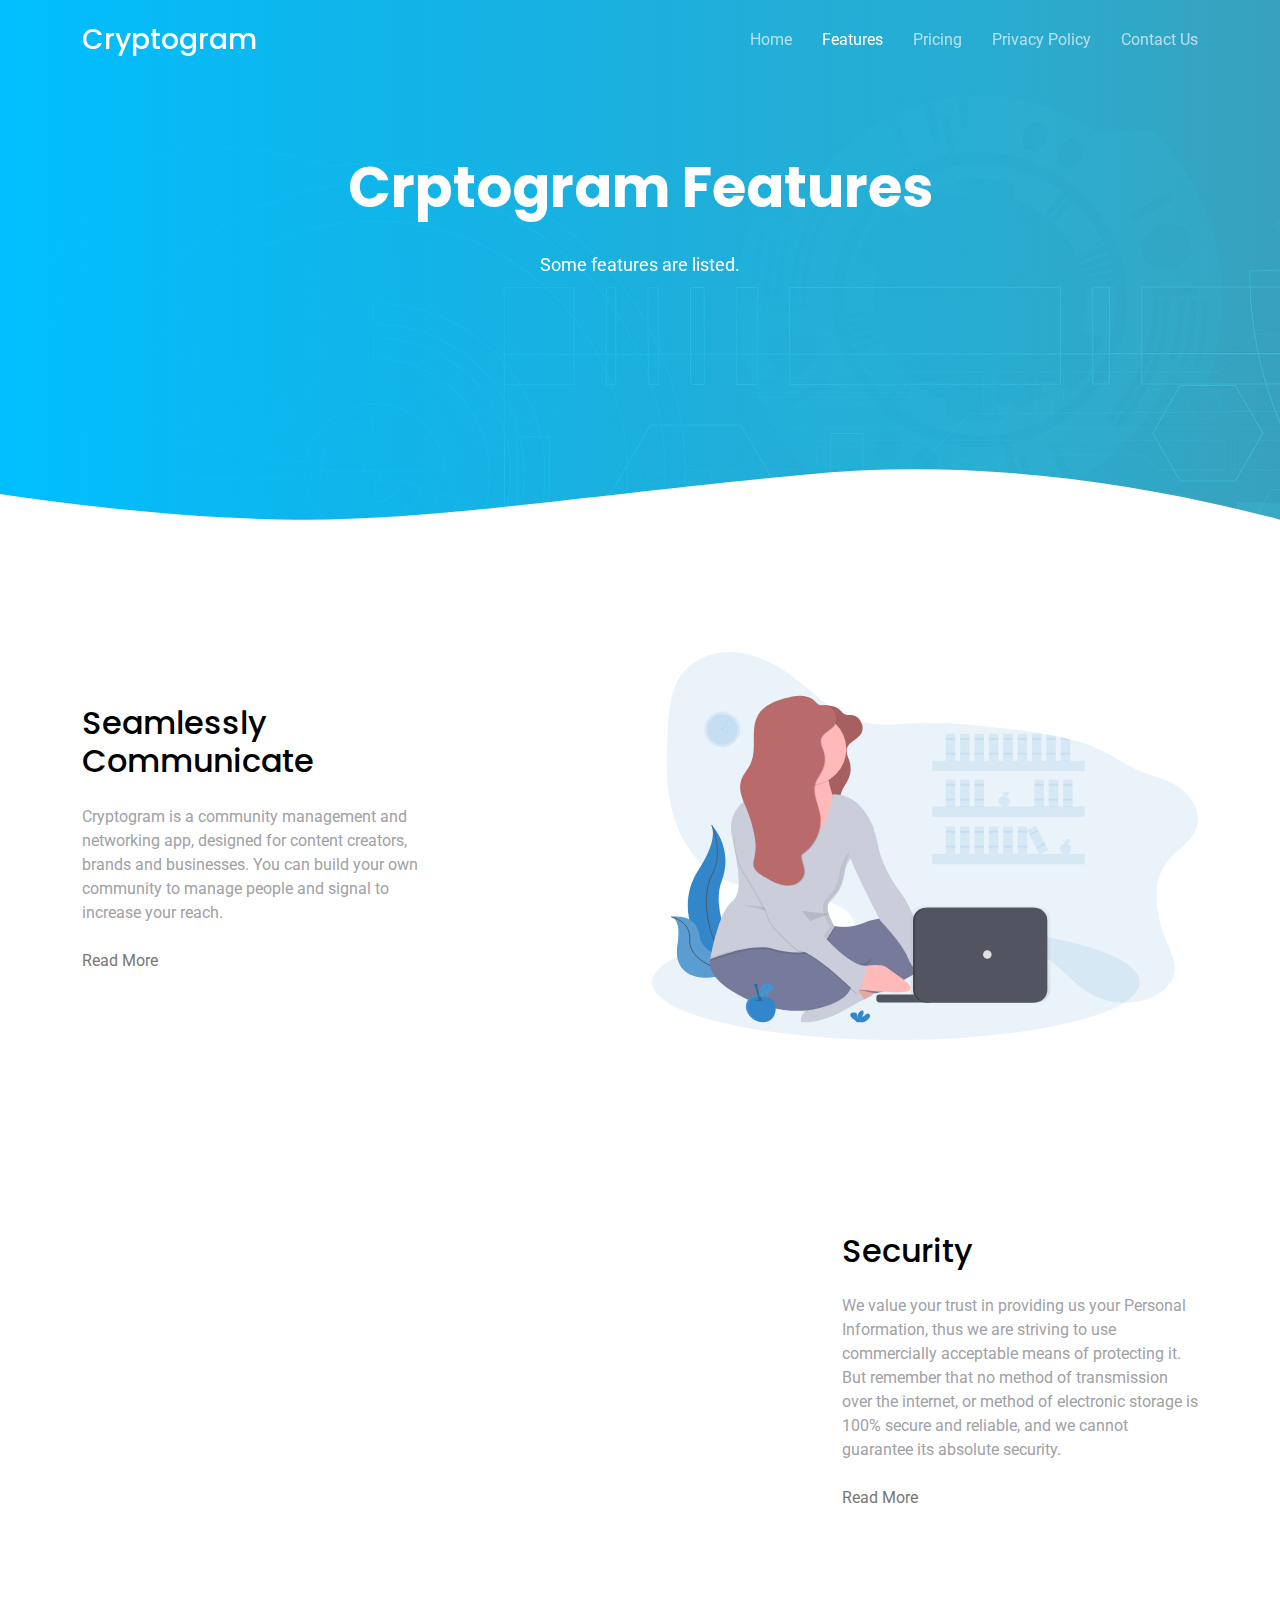
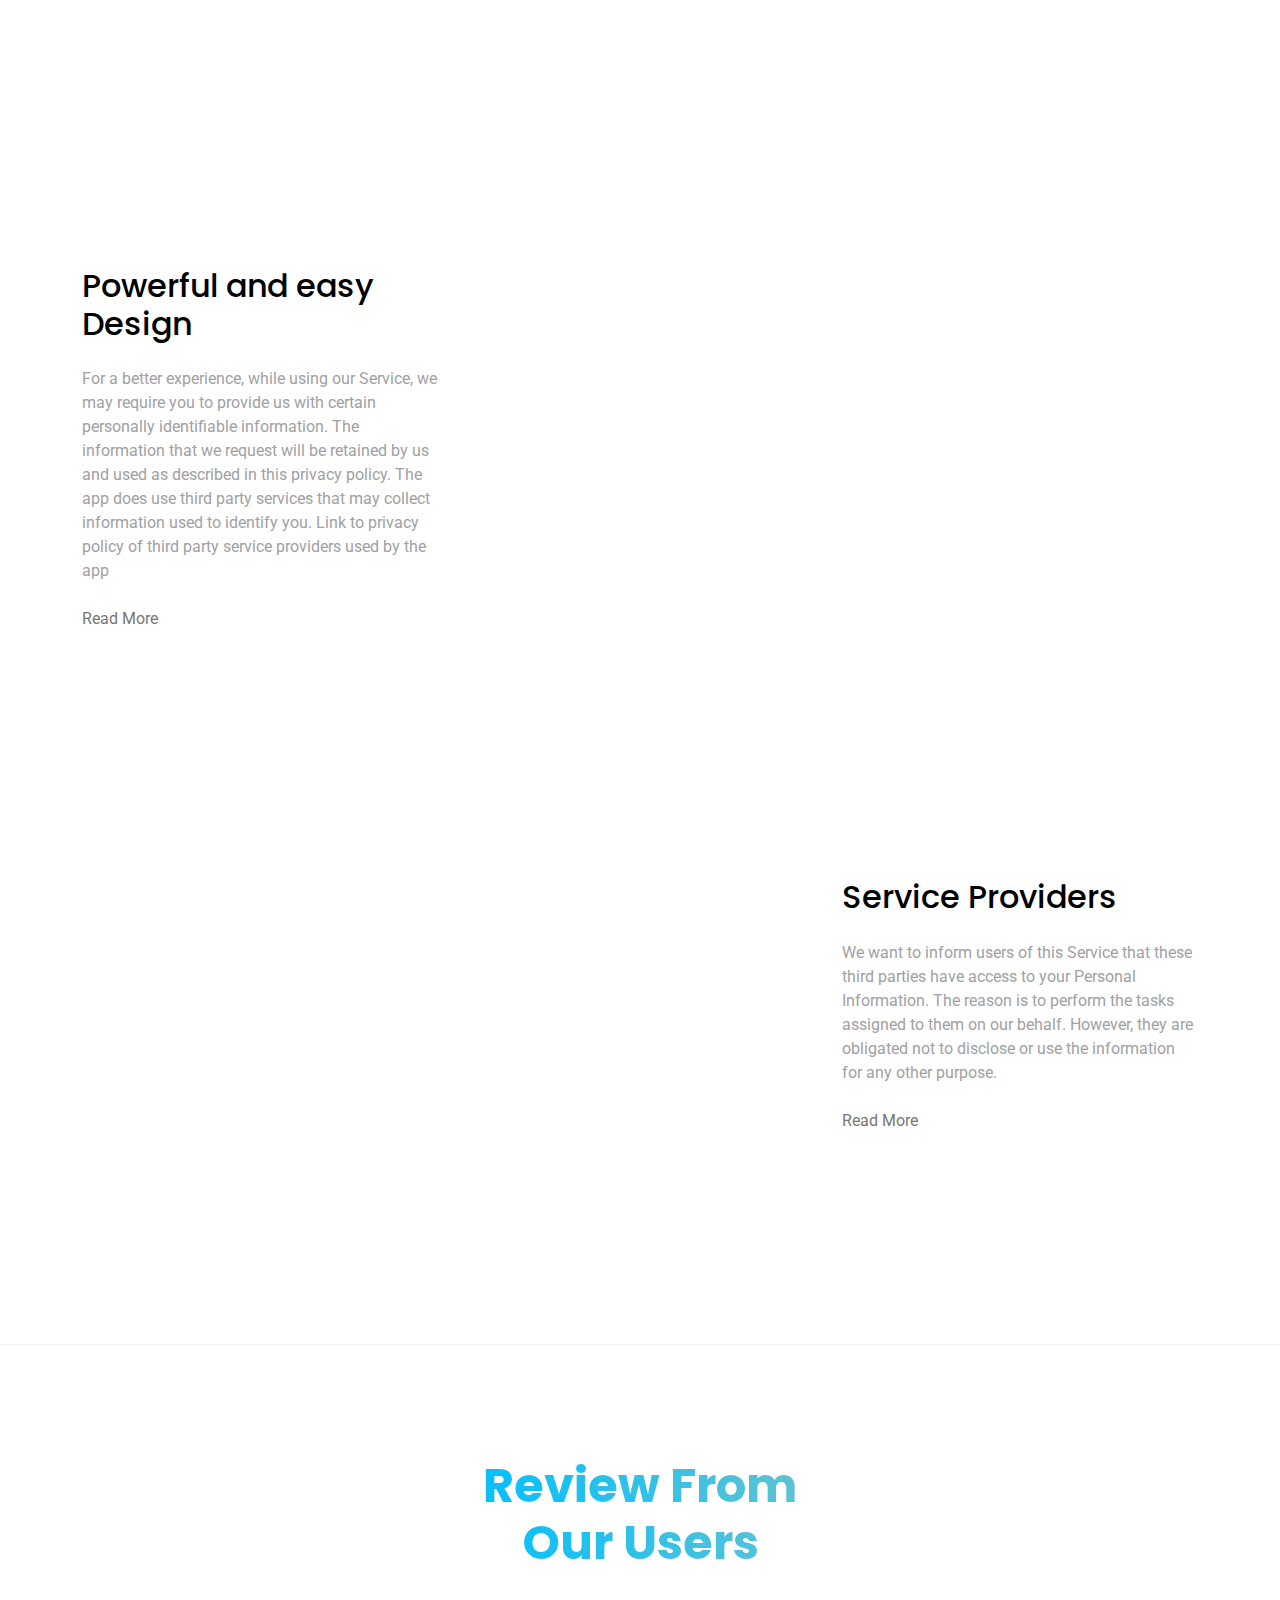
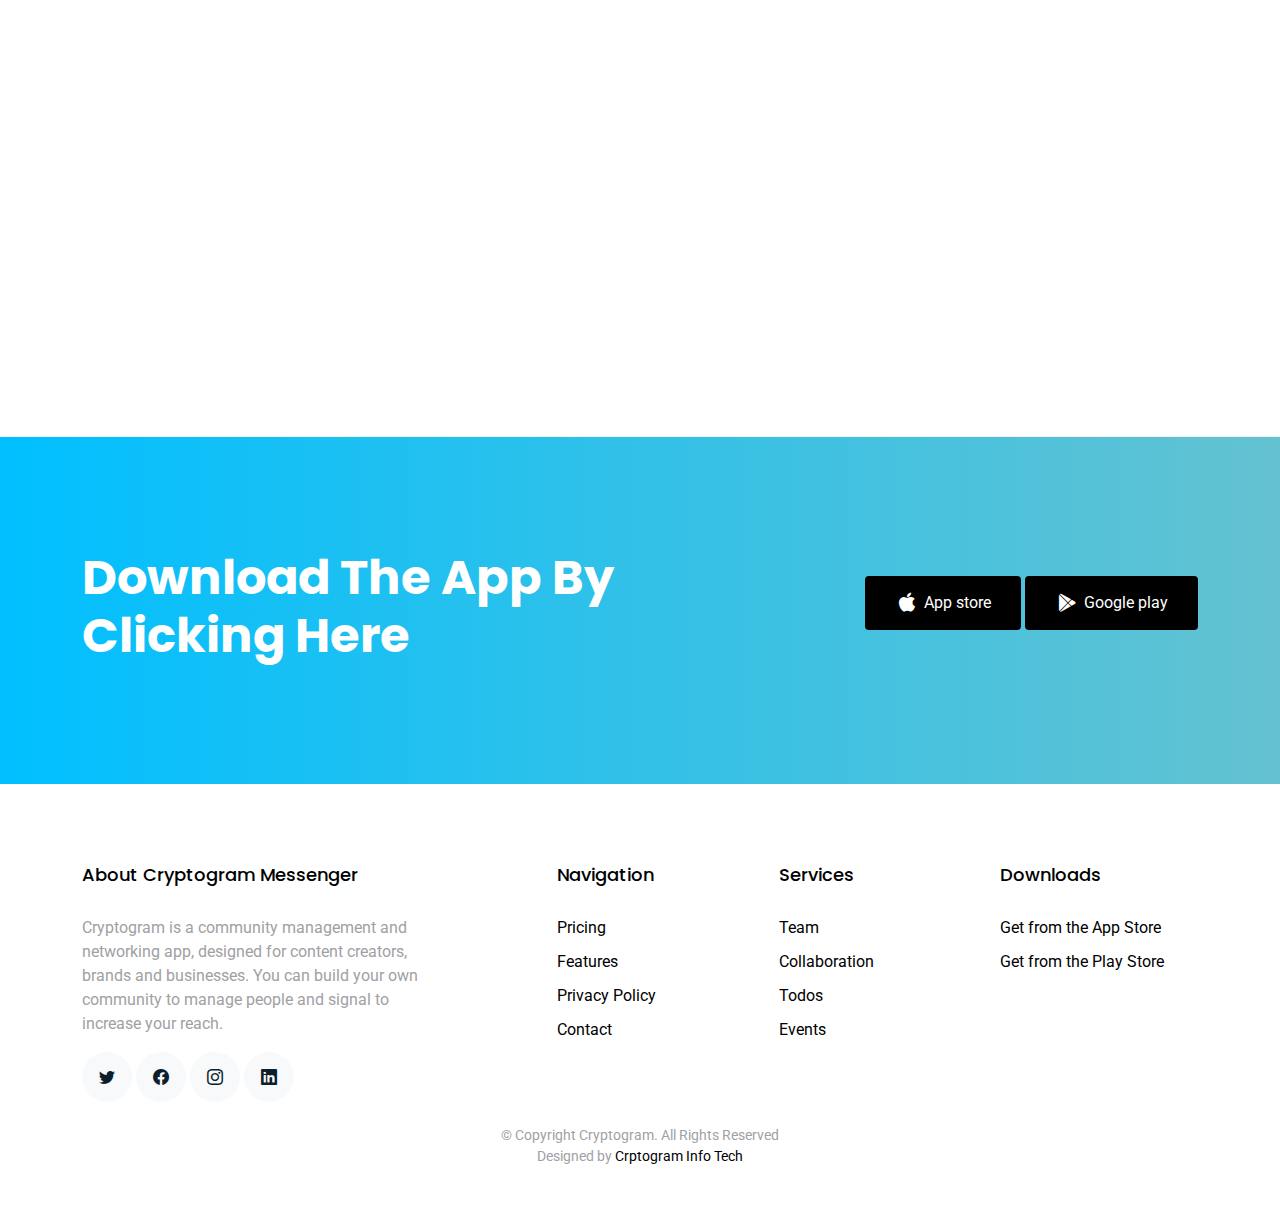
<file: features.html>
<!DOCTYPE html>
<html lang="en">

<head>
  <meta charset="utf-8">
  <meta content="width=device-width, initial-scale=1.0" name="viewport">

  <title>Crytogram - Features</title>
  <meta content="" name="description">
  <meta content="" name="keywords">

  <!-- Favicons -->
  <link href="assets/img/ic_logo.png" rel="icon">
  <link href="assets/img/ic_logo.png" rel="apple-touch-icon">

  <!-- Google Fonts -->
  <link
    href="https://fonts.googleapis.com/css?family=Roboto:300,300i,400,400i,500,500i,600,600i,700,700i|Poppins:300,300i,400,400i,500,500i,600,600i,700,700i"
    rel="stylesheet">

  <!-- Vendor CSS Files -->
  <link href="assets/vendor/aos/aos.css" rel="stylesheet">
  <link href="assets/vendor/bootstrap/css/bootstrap.min.css" rel="stylesheet">
  <link href="assets/vendor/bootstrap-icons/bootstrap-icons.css" rel="stylesheet">
  <link href="assets/vendor/boxicons/css/boxicons.min.css" rel="stylesheet">
  <link href="assets/vendor/swiper/swiper-bundle.min.css" rel="stylesheet">

  <!-- Template Main CSS File -->
  <link href="assets/css/style.css" rel="stylesheet">

  <!-- =======================================================
  * Template Name: SoftLand - v4.7.0
  * Template URL: https://bootstrapmade.com/softland-bootstrap-app-landing-page-template/
  * Author: BootstrapMade.com
  * License: https://bootstrapmade.com/license/
  ======================================================== -->
</head>

<body>

  <!-- ======= Header ======= -->
  <header id="header" class="fixed-top d-flex align-items-center">
    <div class="container d-flex justify-content-between align-items-center">

      <div class="logo">
        <h1><a href="index.html">Cryptogram</a></h1>
        <!-- Uncomment below if you prefer to use an image logo -->
        <!-- <a href="index.html"><img src="assets/img/logo.png" alt="" class="img-fluid"></a>-->
      </div>

      <nav id="navbar" class="navbar">
        <ul>
          <li><a href="index.html">Home</a></li>
          <li><a class="active " href="features.html">Features</a></li>
          <li><a href="pricing.html">Pricing</a></li>
          <li><a href="blog.html">Privacy Policy</a></li>
          <!-- <li class="dropdown"><a href="#"><span>Drop Down</span> <i class="bi bi-chevron-down"></i></a>
            <ul>
              <li><a href="#">Drop Down 1</a></li>
              <li class="dropdown"><a href="#"><span>Deep Drop Down</span> <i class="bi bi-chevron-right"></i></a>
                <ul>
                  <li><a href="#">Deep Drop Down 1</a></li>
                  <li><a href="#">Deep Drop Down 2</a></li>
                  <li><a href="#">Deep Drop Down 3</a></li>
                  <li><a href="#">Deep Drop Down 4</a></li>
                  <li><a href="#">Deep Drop Down 5</a></li>
                </ul>
              </li>
              <li><a href="#">Drop Down 2</a></li>
              <li><a href="#">Drop Down 3</a></li>
              <li><a href="#">Drop Down 4</a></li>
            </ul>
          </li> -->
          <li><a href="contact.html">Contact Us</a></li>
        </ul>
        <i class="bi bi-list mobile-nav-toggle"></i>
      </nav><!-- .navbar -->

    </div>
  </header><!-- End Header -->

  <main id="main">

    <!-- ======= Features Section ======= -->

    <section class="hero-section inner-page">
      <div class="wave">

        <svg width="1920px" height="265px" viewBox="0 0 1920 265" version="1.1" xmlns="http://www.w3.org/2000/svg"
          xmlns:xlink="http://www.w3.org/1999/xlink">
          <g id="Page-1" stroke="none" stroke-width="1" fill="none" fill-rule="evenodd">
            <g id="Apple-TV" transform="translate(0.000000, -402.000000)" fill="#FFFFFF">
              <path
                d="M0,439.134243 C175.04074,464.89273 327.944386,477.771974 458.710937,477.771974 C654.860765,477.771974 870.645295,442.632362 1205.9828,410.192501 C1429.54114,388.565926 1667.54687,411.092417 1920,477.771974 L1920,667 L1017.15166,667 L0,667 L0,439.134243 Z"
                id="Path"></path>
            </g>
          </g>
        </svg>

      </div>

      <div class="container">
        <div class="row align-items-center">
          <div class="col-12">
            <div class="row justify-content-center">
              <div class="col-md-7 text-center hero-text">
                <h1 data-aos="fade-up" data-aos-delay="">Crptogram Features</h1>
                <p class="mb-5" data-aos="fade-up" data-aos-delay="100">Some features are listed.</p>
              </div>
            </div>
          </div>
        </div>
      </div>

    </section>

    <section class="section pb-0">
      <div class="container">
        <div class="row align-items-center">
          <div class="col-md-4 me-auto">
            <h2 class="mb-4">Seamlessly Communicate</h2>
            <p class="mb-4">Cryptogram is a community management and networking app,
              designed for content creators, brands and businesses. You can build your own community
              to manage people and signal to increase your reach.</p>
            <p><a href="#">Read More</a></p>
          </div>
          <div class="col-md-6" data-aos="fade-left">
            <img src="assets/img/undraw_svg_2.svg" alt="Image" class="img-fluid">
          </div>
        </div>
      </div>
    </section>

    <section class="section">
      <div class="container">
        <div class="row align-items-center">
          <div class="col-md-4 ms-auto order-2">
            <h2 class="mb-4">Security</h2>
            <p class="mb-4">We value your trust in providing us your Personal Information, thus we are striving to use
              commercially acceptable means of protecting it. But remember that no method of transmission over the
              internet, or method of electronic storage is 100% secure and reliable, and we cannot guarantee its
              absolute security.</p>
            <p><a href="#">Read More</a></p>
          </div>
          <div class="col-md-6" data-aos="fade-right">
            <img src="assets/img/undraw_svg_3.svg" alt="Image" class="img-fluid">
          </div>
        </div>
      </div>
    </section>

    <section class="section pb-0">
      <div class="container">
        <div class="row align-items-center">
          <div class="col-md-4 me-auto">
            <h2 class="mb-4">Powerful and easy Design</h2>
            <p class="mb-4">For a better experience, while using our Service, we may require you to provide
              us with certain personally identifiable information. The information that we request will be
              retained by us and used as described in this privacy policy.
              The app does use third party services that may collect information used to identify you.
              Link to privacy policy of third party service providers used by the app</p>
            <p><a href="#">Read More</a></p>
          </div>
          <div class="col-md-6" data-aos="fade-left">
            <img src="assets/img/undraw_svg_3.svg" alt="Image" class="img-fluid">
          </div>
        </div>
      </div>
    </section>

    <section class="section">
      <div class="container">
        <div class="row align-items-center">
          <div class="col-md-4 ms-auto order-2">
            <h2 class="mb-4">Service Providers</h2>
            <p class="mb-4">We want to inform users of this Service that these third parties have access to your
              Personal Information. The reason is to perform the tasks assigned to them on our behalf. However, they are
              obligated not to disclose or use the information for any other purpose.</p>
            <p><a href="#">Read More</a></p>
          </div>
          <div class="col-md-6" data-aos="fade-right">
            <img src="assets/img/undraw_svg_4.svg" alt="Image" class="img-fluid">
          </div>
        </div>
      </div>
    </section>

    <!-- ======= Testimonials Section ======= -->
    <section class="section border-top border-bottom">
      <div class="container">
        <div class="row justify-content-center text-center mb-5">
          <div class="col-md-4">
            <h2 class="section-heading">Review From Our Users</h2>
          </div>
        </div>
        <div class="row justify-content-center text-center">
          <div class="col-md-7">

            <div class="testimonials-slider swiper" data-aos="fade-up" data-aos-delay="100">
              <div class="swiper-wrapper">

                <div class="swiper-slide">
                  <div class="review text-center">
                    <p class="stars">
                      <span class="bi bi-star-fill"></span>
                      <span class="bi bi-star-fill"></span>
                      <span class="bi bi-star-fill"></span>
                      <span class="bi bi-star-fill"></span>
                      <span class="bi bi-star-fill muted"></span>
                    </p>
                    <h3>Excellent App!</h3>
                    <blockquote>
                      <p>Excellent app makes messaging excited.</p>
                    </blockquote>

                    <p class="review-user">
                      <img src="assets/img/person_1.jpg" alt="Image" class="img-fluid rounded-circle mb-3">
                      <span class="d-block">
                        <span class="text-black">Jean Doe</span>, &mdash; App User
                      </span>
                    </p>

                  </div>
                </div><!-- End testimonial item -->

                <div class="swiper-slide">
                  <div class="review text-center">
                    <p class="stars">
                      <span class="bi bi-star-fill"></span>
                      <span class="bi bi-star-fill"></span>
                      <span class="bi bi-star-fill"></span>
                      <span class="bi bi-star-fill"></span>
                      <span class="bi bi-star-fill muted"></span>
                    </p>
                    <h3>This App is easy to use!</h3>
                    <blockquote>
                      <p>Very easy UI through which we can communicate easily.</p>
                    </blockquote>

                    <p class="review-user">
                      <img src="assets/img/person_2.jpg" alt="Image" class="img-fluid rounded-circle mb-3">
                      <span class="d-block">
                        <span class="text-black">Johan Smith</span>, &mdash; App User
                      </span>
                    </p>

                  </div>
                </div><!-- End testimonial item -->

                <div class="swiper-slide">
                  <div class="review text-center">
                    <p class="stars">
                      <span class="bi bi-star-fill"></span>
                      <span class="bi bi-star-fill"></span>
                      <span class="bi bi-star-fill"></span>
                      <span class="bi bi-star-fill"></span>
                      <span class="bi bi-star-fill muted"></span>
                    </p>
                    <h3>Awesome functionality!</h3>
                    <blockquote>
                      <p>Some functionalities are awesome.</p>
                    </blockquote>

                    <p class="review-user">
                      <img src="assets/img/person_3.jpg" alt="Image" class="img-fluid rounded-circle mb-3">
                      <span class="d-block">
                        <span class="text-black">Jean Thunberg</span>, &mdash; App User
                      </span>
                    </p>

                  </div>
                </div><!-- End testimonial item -->

              </div>
              <div class="swiper-pagination"></div>
            </div>
          </div>
        </div>
      </div>
    </section><!-- End Testimonials Section -->

    <!-- ======= CTA Section ======= -->
    <section class="section cta-section">
      <div class="container">
        <div class="row align-items-center">
          <div class="col-md-6 me-auto text-center text-md-start mb-5 mb-md-0">
            <h2>Download The App By Clicking Here</h2>
          </div>
          <div class="col-md-5 text-center text-md-end">
            <p><a href="#" class="btn d-inline-flex align-items-center"><i class="bx bxl-apple"></i><span>App
                  store</span></a> <a
                href="https://play.google.com/store/apps/details?id=com.cryptograminfotech.cryptogram_messenger"
                class="btn d-inline-flex align-items-center"><i class="bx bxl-play-store"></i><span>Google
                  play</span></a></p>
          </div>
        </div>
      </div>
    </section><!-- End CTA Section -->

  </main><!-- End #main -->

  <!-- ======= Footer ======= -->
  <footer class="footer" role="contentinfo">
    <div class="container">
      <div class="row">
        <div class="col-md-4 mb-4 mb-md-0">
          <h3>About Cryptogram Messenger</h3>
          <p>Cryptogram is a community management and networking app, designed for content creators, brands and
            businesses. You can build your own community to manage people and signal to increase your reach.</p>
          <p class="social">
            <a href="#"><span class="bi bi-twitter"></span></a>
            <a href="#"><span class="bi bi-facebook"></span></a>
            <a href="#"><span class="bi bi-instagram"></span></a>
            <a href="#"><span class="bi bi-linkedin"></span></a>
          </p>
        </div>
        <div class="col-md-7 ms-auto">
          <div class="row site-section pt-0">
            <div class="col-md-4 mb-4 mb-md-0">
              <h3>Navigation</h3>
              <ul class="list-unstyled">
                <li><a href="pricing.html">Pricing</a></li>
                <li><a href="features.html">Features</a></li>
                <li><a href="blog.html">Privacy Policy</a></li>
                <li><a href="contact.html">Contact</a></li>
              </ul>
            </div>
            <div class="col-md-4 mb-4 mb-md-0">
              <h3>Services</h3>
              <ul class="list-unstyled">
                <li><a href="#">Team</a></li>
                <li><a href="#">Collaboration</a></li>
                <li><a href="#">Todos</a></li>
                <li><a href="#">Events</a></li>
              </ul>
            </div>
            <div class="col-md-4 mb-4 mb-md-0">
              <h3>Downloads</h3>
              <ul class="list-unstyled">
                <li><a href="#">Get from the App Store</a></li>
                <li><a
                    href="https://play.google.com/store/apps/details?id=com.cryptograminfotech.cryptogram_messenger">Get
                    from the Play Store</a></li>
              </ul>
            </div>
          </div>
        </div>
      </div>

      <div class="row justify-content-center text-center">
        <div class="col-md-7">
          <p class="copyright">&copy; Copyright Cryptogram. All Rights Reserved</p>
          <div class="credits">
            <!--
            All the links in the footer should remain intact.
            You can delete the links only if you purchased the pro version.
            Licensing information: https://bootstrapmade.com/license/
            Purchase the pro version with working PHP/AJAX contact form: https://bootstrapmade.com/buy/?theme=SoftLand
          -->
            Designed by <a href="#">Crptogram Info Tech</a>
          </div>
        </div>
      </div>

    </div>
  </footer>

  <a href="#" class="back-to-top d-flex align-items-center justify-content-center"><i
      class="bi bi-arrow-up-short"></i></a>

  <!-- Vendor JS Files -->
  <script src="assets/vendor/aos/aos.js"></script>
  <script src="assets/vendor/bootstrap/js/bootstrap.bundle.min.js"></script>
  <script src="assets/vendor/swiper/swiper-bundle.min.js"></script>
  <script src="assets/vendor/php-email-form/validate.js"></script>

  <!-- Template Main JS File -->
  <script src="assets/js/main.js"></script>

</body>

</html>
</file>
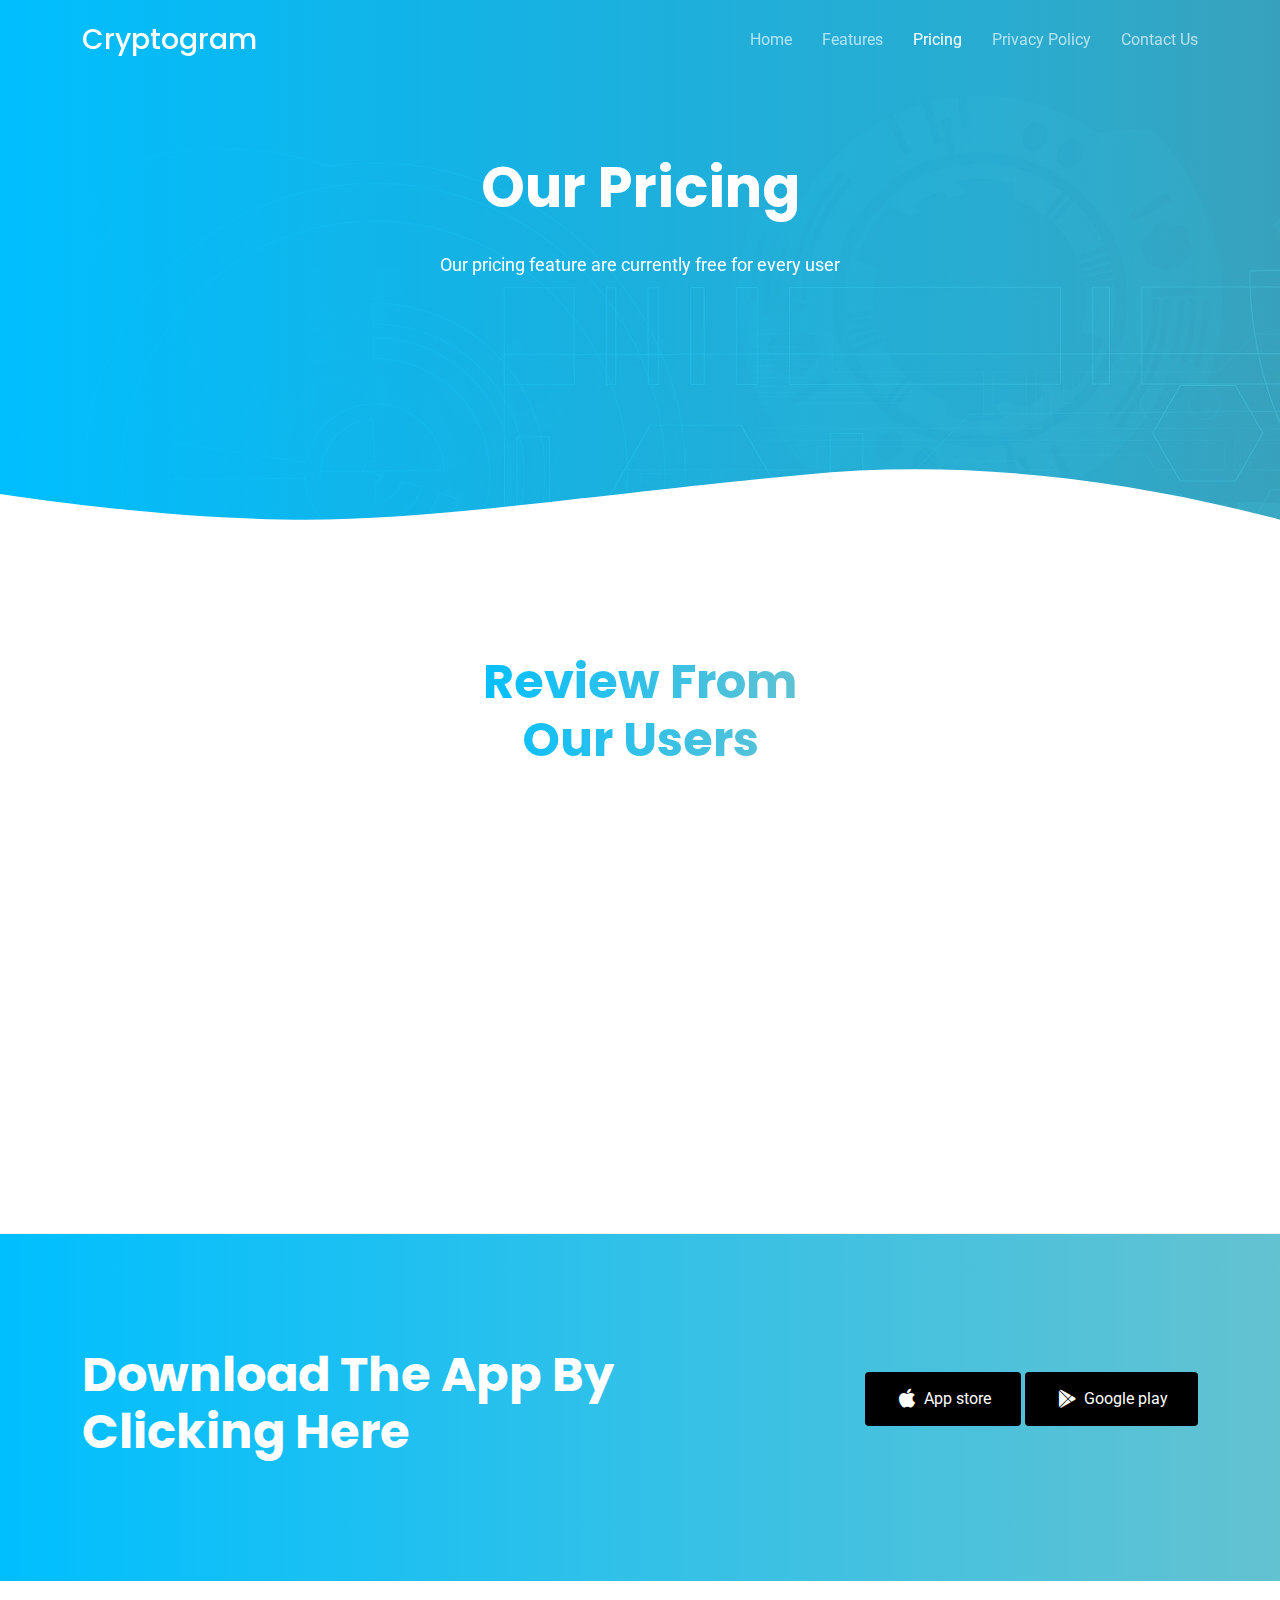
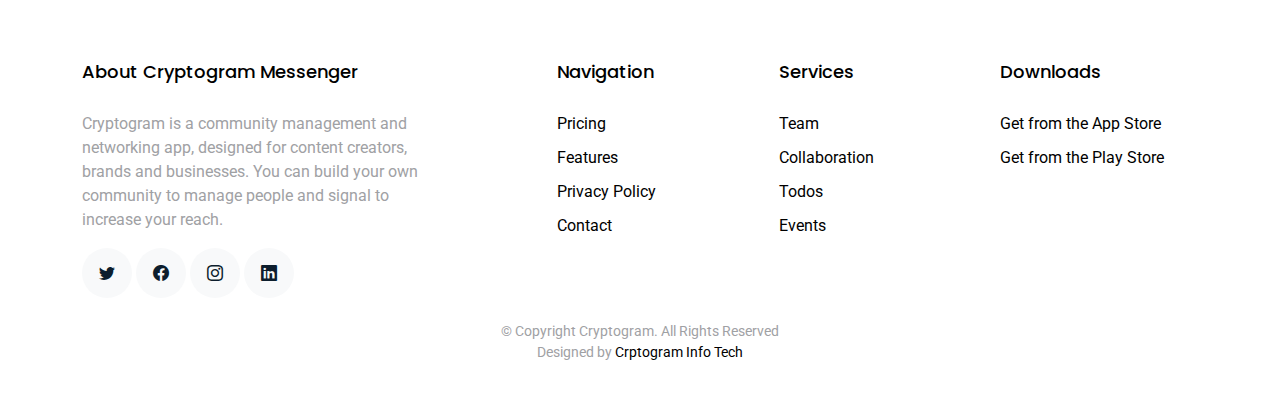
<file: pricing.html>
<!DOCTYPE html>
<html lang="en">

<head>
  <meta charset="utf-8">
  <meta content="width=device-width, initial-scale=1.0" name="viewport">

  <title>Crytogram - Pricing</title>
  <meta content="" name="description">
  <meta content="" name="keywords">

  <!-- Favicons -->
  <link href="assets/img/ic_logo.png" rel="icon">
  <link href="assets/img/ic_logo.png" rel="apple-touch-icon">

  <!-- Google Fonts -->
  <link href="https://fonts.googleapis.com/css?family=Roboto:300,300i,400,400i,500,500i,600,600i,700,700i|Poppins:300,300i,400,400i,500,500i,600,600i,700,700i" rel="stylesheet">

  <!-- Vendor CSS Files -->
  <link href="assets/vendor/aos/aos.css" rel="stylesheet">
  <link href="assets/vendor/bootstrap/css/bootstrap.min.css" rel="stylesheet">
  <link href="assets/vendor/bootstrap-icons/bootstrap-icons.css" rel="stylesheet">
  <link href="assets/vendor/boxicons/css/boxicons.min.css" rel="stylesheet">
  <link href="assets/vendor/swiper/swiper-bundle.min.css" rel="stylesheet">

  <!-- Template Main CSS File -->
  <link href="assets/css/style.css" rel="stylesheet">

  <!-- =======================================================
  * Template Name: SoftLand - v4.7.0
  * Template URL: https://bootstrapmade.com/softland-bootstrap-app-landing-page-template/
  * Author: BootstrapMade.com
  * License: https://bootstrapmade.com/license/
  ======================================================== -->
</head>

<body>

  <!-- ======= Header ======= -->
  <header id="header" class="fixed-top d-flex align-items-center">
    <div class="container d-flex justify-content-between align-items-center">

      <div class="logo">
        <h1><a href="index.html">Cryptogram</a></h1>
        <!-- Uncomment below if you prefer to use an image logo -->
        <!-- <a href="index.html"><img src="assets/img/logo.png" alt="" class="img-fluid"></a>-->
      </div>

      <nav id="navbar" class="navbar">
        <ul>
          <li><a href="index.html">Home</a></li>
          <li><a href="features.html">Features</a></li>
          <li><a class="active" href="pricing.html">Pricing</a></li>
          <li><a href="blog.html">Privacy Policy</a></li>
          <!-- <li class="dropdown"><a href="#"><span>Drop Down</span> <i class="bi bi-chevron-down"></i></a>
            <ul>
              <li><a href="#">Drop Down 1</a></li>
              <li class="dropdown"><a href="#"><span>Deep Drop Down</span> <i class="bi bi-chevron-right"></i></a>
                <ul>
                  <li><a href="#">Deep Drop Down 1</a></li>
                  <li><a href="#">Deep Drop Down 2</a></li>
                  <li><a href="#">Deep Drop Down 3</a></li>
                  <li><a href="#">Deep Drop Down 4</a></li>
                  <li><a href="#">Deep Drop Down 5</a></li>
                </ul>
              </li>
              <li><a href="#">Drop Down 2</a></li>
              <li><a href="#">Drop Down 3</a></li>
              <li><a href="#">Drop Down 4</a></li>
            </ul>
          </li> -->
          <li><a href="contact.html">Contact Us</a></li>
        </ul>
        <i class="bi bi-list mobile-nav-toggle"></i>
      </nav><!-- .navbar -->

    </div>
  </header><!-- End Header -->

  <main id="main">

    <!-- ======= FeatPricingures Section ======= -->
    <div class="hero-section inner-page">
      <div class="wave">

        <svg width="1920px" height="265px" viewBox="0 0 1920 265" version="1.1" xmlns="http://www.w3.org/2000/svg" xmlns:xlink="http://www.w3.org/1999/xlink">
          <g id="Page-1" stroke="none" stroke-width="1" fill="none" fill-rule="evenodd">
            <g id="Apple-TV" transform="translate(0.000000, -402.000000)" fill="#FFFFFF">
              <path d="M0,439.134243 C175.04074,464.89273 327.944386,477.771974 458.710937,477.771974 C654.860765,477.771974 870.645295,442.632362 1205.9828,410.192501 C1429.54114,388.565926 1667.54687,411.092417 1920,477.771974 L1920,667 L1017.15166,667 L0,667 L0,439.134243 Z" id="Path"></path>
            </g>
          </g>
        </svg>

      </div>

      <div class="container">
        <div class="row align-items-center">
          <div class="col-12">
            <div class="row justify-content-center">
              <div class="col-md-7 text-center hero-text">
                <h1 data-aos="fade-up" data-aos-delay="">Our Pricing</h1>
                <p class="mb-5" data-aos="fade-up" data-aos-delay="100">Our pricing feature are currently free for every user</p>
              </div>
            </div>
          </div>
        </div>
      </div>

    </div>

    <!-- <section class="section">
      <div class="container">

        <div class="row justify-content-center text-center">
          <div class="col-md-7 mb-5">
            <h2 class="section-heading">Choose A Plan</h2>
            <p>Lorem ipsum dolor sit amet, consectetur adipisicing elit. Facere illum obcaecati inventore velit laborum earum.</p>
          </div>
        </div>
        <div class="row align-items-stretch">

          <div class="col-lg-4 mb-4 mb-lg-0">
            <div class="pricing h-100 text-center">
              <span>&nbsp;</span>
              <h3>Basic</h3>
              <ul class="list-unstyled">
                <li>Create up to 5 forms</li>
                <li>Generate 100 monthly reports</li>
              </ul>
              <div class="price-cta">
                <strong class="price">Free</strong>
                <p><a href="#" class="btn btn-white">Choose Plan</a></p>
              </div>
            </div>
          </div>
          <div class="col-lg-4 mb-4 mb-lg-0">
            <div class="pricing h-100 text-center popular">
              <span class="popularity">Most Popular</span>
              <h3>Professional</h3>
              <ul class="list-unstyled">
                <li>Create up to 20 forms</li>
                <li>Generate 2500 monthly reports</li>
                <li>Manage a team of up to 5 people</li>
              </ul>
              <div class="price-cta">
                <strong class="price">$9.95/month</strong>
                <p><a href="#" class="btn btn-white">Choose Plan</a></p>
              </div>
            </div>
          </div>
          <div class="col-lg-4 mb-4 mb-lg-0">
            <div class="pricing h-100 text-center">
              <span class="popularity">Best Value</span>
              <h3>Ultimate</h3>
              <ul class="list-unstyled">
                <li>Create up to 20 forms</li>
                <li>Generate 2500 monthly reports</li>
                <li>Manage a team of up to 5 people</li>
              </ul>
              <div class="price-cta">
                <strong class="price">$199.95/month</strong>
                <p><a href="#" class="btn btn-white">Choose Plan</a></p>
              </div>
            </div>
          </div>
        </div>
      </div>
    </section> -->

    <!-- ======= Testimonials Section ======= -->
    <section class="section border-top border-bottom">
      <div class="container">
        <div class="row justify-content-center text-center mb-5">
          <div class="col-md-4">
            <h2 class="section-heading">Review From Our Users</h2>
          </div>
        </div>
        <div class="row justify-content-center text-center">
          <div class="col-md-7">

            <div class="testimonials-slider swiper" data-aos="fade-up" data-aos-delay="100">
              <div class="swiper-wrapper">

                <div class="swiper-slide">
                  <div class="review text-center">
                    <p class="stars">
                      <span class="bi bi-star-fill"></span>
                      <span class="bi bi-star-fill"></span>
                      <span class="bi bi-star-fill"></span>
                      <span class="bi bi-star-fill"></span>
                      <span class="bi bi-star-fill muted"></span>
                    </p>
                    <h3>Excellent App!</h3>
                    <blockquote>
                      <p>Excellent app makes messaging excited.</p>
                    </blockquote>

                    <p class="review-user">
                      <img src="assets/img/person_1.jpg" alt="Image" class="img-fluid rounded-circle mb-3">
                      <span class="d-block">
                        <span class="text-black">Jean Doe</span>, &mdash; App User
                      </span>
                    </p>

                  </div>
                </div><!-- End testimonial item -->

                <div class="swiper-slide">
                  <div class="review text-center">
                    <p class="stars">
                      <span class="bi bi-star-fill"></span>
                      <span class="bi bi-star-fill"></span>
                      <span class="bi bi-star-fill"></span>
                      <span class="bi bi-star-fill"></span>
                      <span class="bi bi-star-fill muted"></span>
                    </p>
                    <h3>This App is easy to use!</h3>
                    <blockquote>
                      <p>Very easy UI through which we can communicate easily.</p>
                    </blockquote>

                    <p class="review-user">
                      <img src="assets/img/person_2.jpg" alt="Image" class="img-fluid rounded-circle mb-3">
                      <span class="d-block">
                        <span class="text-black">Johan Smith</span>, &mdash; App User
                      </span>
                    </p>

                  </div>
                </div><!-- End testimonial item -->

                <div class="swiper-slide">
                  <div class="review text-center">
                    <p class="stars">
                      <span class="bi bi-star-fill"></span>
                      <span class="bi bi-star-fill"></span>
                      <span class="bi bi-star-fill"></span>
                      <span class="bi bi-star-fill"></span>
                      <span class="bi bi-star-fill muted"></span>
                    </p>
                    <h3>Awesome functionality!</h3>
                    <blockquote>
                      <p>Some functionalities are awesome.</p>
                    </blockquote>

                    <p class="review-user">
                      <img src="assets/img/person_3.jpg" alt="Image" class="img-fluid rounded-circle mb-3">
                      <span class="d-block">
                        <span class="text-black">Jean Thunberg</span>, &mdash; App User
                      </span>
                    </p>

                  </div>
                </div><!-- End testimonial item -->

              </div>
              <div class="swiper-pagination"></div>
            </div>
          </div>
        </div>
      </div>
    </section><!-- End Testimonials Section -->

    <!-- ======= CTA Section ======= -->
    <section class="section cta-section">
      <div class="container">
        <div class="row align-items-center">
          <div class="col-md-6 me-auto text-center text-md-start mb-5 mb-md-0">
            <h2>Download The App By Clicking Here</h2>
          </div>
          <div class="col-md-5 text-center text-md-end">
            <p><a href="#" class="btn d-inline-flex align-items-center"><i class="bx bxl-apple"></i><span>App
                  store</span></a> <a
                href="https://play.google.com/store/apps/details?id=com.cryptograminfotech.cryptogram_messenger"
                class="btn d-inline-flex align-items-center"><i class="bx bxl-play-store"></i><span>Google
                  play</span></a></p>
          </div>
        </div>
      </div>
    </section><!-- End CTA Section -->

  </main><!-- End #main -->

  <!-- ======= Footer ======= -->
  <footer class="footer" role="contentinfo">
    <div class="container">
      <div class="row">
        <div class="col-md-4 mb-4 mb-md-0">
          <h3>About Cryptogram Messenger</h3>
          <p>Cryptogram is a community management and networking app, designed for content creators, brands and
            businesses. You can build your own community to manage people and signal to increase your reach.</p>
          <p class="social">
            <a href="#"><span class="bi bi-twitter"></span></a>
            <a href="#"><span class="bi bi-facebook"></span></a>
            <a href="#"><span class="bi bi-instagram"></span></a>
            <a href="#"><span class="bi bi-linkedin"></span></a>
          </p>
        </div>
        <div class="col-md-7 ms-auto">
          <div class="row site-section pt-0">
            <div class="col-md-4 mb-4 mb-md-0">
              <h3>Navigation</h3>
              <ul class="list-unstyled">
                <li><a href="pricing.html">Pricing</a></li>
                <li><a href="features.html">Features</a></li>
                <li><a href="blog.html">Privacy Policy</a></li>
                <li><a href="contact.html">Contact</a></li>
              </ul>
            </div>
            <div class="col-md-4 mb-4 mb-md-0">
              <h3>Services</h3>
              <ul class="list-unstyled">
                <li><a href="#">Team</a></li>
                <li><a href="#">Collaboration</a></li>
                <li><a href="#">Todos</a></li>
                <li><a href="#">Events</a></li>
              </ul>
            </div>
            <div class="col-md-4 mb-4 mb-md-0">
              <h3>Downloads</h3>
              <ul class="list-unstyled">
                <li><a href="#">Get from the App Store</a></li>
                <li><a
                    href="https://play.google.com/store/apps/details?id=com.cryptograminfotech.cryptogram_messenger">Get
                    from the Play Store</a></li>
              </ul>
            </div>
          </div>
        </div>
      </div>

      <div class="row justify-content-center text-center">
        <div class="col-md-7">
          <p class="copyright">&copy; Copyright Cryptogram. All Rights Reserved</p>
          <div class="credits">
            <!--
            All the links in the footer should remain intact.
            You can delete the links only if you purchased the pro version.
            Licensing information: https://bootstrapmade.com/license/
            Purchase the pro version with working PHP/AJAX contact form: https://bootstrapmade.com/buy/?theme=SoftLand
          -->
            Designed by <a href="#">Crptogram Info Tech</a>
          </div>
        </div>
      </div>

    </div>
  </footer>

  <a href="#" class="back-to-top d-flex align-items-center justify-content-center"><i class="bi bi-arrow-up-short"></i></a>

  <!-- Vendor JS Files -->
  <script src="assets/vendor/aos/aos.js"></script>
  <script src="assets/vendor/bootstrap/js/bootstrap.bundle.min.js"></script>
  <script src="assets/vendor/swiper/swiper-bundle.min.js"></script>
  <script src="assets/vendor/php-email-form/validate.js"></script>

  <!-- Template Main JS File -->
  <script src="assets/js/main.js"></script>

</body>

</html>
</file>
<file: assets/css/style.css>
html {
  overflow-x: hidden;
}

body {
  font-family: "Roboto", sans-serif;
  color: #9fa1a4;
  line-height: 1.5;
}

a {
  color: #777;
  text-decoration: none;
  transition: 0.3s all ease;
}

a:hover {
  color: #000;
}

h1, h2, h3, h4, h5, h6, .font-heading {
  font-family: "Poppins", sans-serif;
  color: #000;
}

.container {
  z-index: 2;
  position: relative;
}

.text-black {
  color: #000 !important;
}

.text-primary {
  color: #2d71a1 !important;
}

.border-top {
  border-top: 1px solid #f2f2f2 !important;
}

.border-bottom {
  border-bottom: 1px solid #f2f2f2 !important;
}

figure figcaption {
  margin-top: 0.5rem;
  font-style: italic;
  font-size: 0.8rem;
}

section {
  overflow: hidden;
}

.section {
  padding: 7rem 0;
}

.section-heading {
  font-size: 3rem;
  font-weight: 700;
  background: linear-gradient(to right, rgb(0, 191, 255) 0%, rgba(61, 179, 197, 0.8) 100%);
  -webkit-background-clip: text;
  -webkit-text-fill-color: transparent;
}

/*--------------------------------------------------------------
# Back to top button
--------------------------------------------------------------*/
.back-to-top {
  position: fixed;
  visibility: hidden;
  opacity: 0;
  right: 15px;
  bottom: 15px;
  z-index: 996;
  background: #00bfff;
  width: 40px;
  height: 40px;
  border-radius: 50px;
  transition: all 0.4s;
}
.back-to-top i {
  font-size: 28px;
  color: #fff;
  line-height: 0;
}
.back-to-top:hover {
  background: #3687c1;
  color: #fff;
}
.back-to-top.active {
  visibility: visible;
  opacity: 1;
}

/* Default btn sre-tyling */
.btn {
  border: none;
  padding: 15px 30px !important;
}
.btn.btn-outline-white {
  border: 2px solid #fff;
  background: none;
  color: #fff;
}
.btn.btn-outline-white:hover {
  background: #fff;
  color: #2d71a1;
}
.btn.btn-primary {
  background: #2d71a1;
  background: linear-gradient(to right, rgb(0, 191, 255) 0%, rgba(61, 179, 197, 0.8) 100%);
  color: #fff;
  box-shadow: 0 10px 30px 0 rgba(0, 0, 0, 0.15);
}

/* Feature 1 */
.feature-1 .wrap-icon {
  margin: 0 auto;
  height: 100px;
  width: 100px;
  border-radius: 50%;
  position: relative;
  margin-bottom: 30px;
  box-shadow: 0 15px 30px 0 rgba(0, 0, 0, 0.2);
  display: inline-flex;
  align-items: center;
  justify-content: center;
}
.feature-1 .wrap-icon.icon-1 {
  background: linear-gradient(to right, rgb(0, 191, 255) 0%, rgba(61, 179, 197, 0.8) 100%);
}
.feature-1 .wrap-icon i {
  font-size: 40px;
  line-height: 0;
  color: #fff;
}
.feature-1 h3 {
  font-size: 20px;
}
.feature-1 p {
  color: #b1b1b1;
}

/* Step */
.step {
  box-shadow: 0 10px 30px -5px rgba(0, 0, 0, 0.1);
  background: #fff;
  padding: 40px;
}
.step .number {
  background: linear-gradient(to right, rgb(0, 191, 255) 0%, rgba(61, 179, 197, 0.8) 100%);
  -webkit-background-clip: text;
  -webkit-text-fill-color: transparent;
  font-weight: 700;
  letter-spacing: 0.2rem;
  margin-bottom: 10px;
  display: block;
}
.step p:last-child {
  margin-bottom: 0px;
}

/* Review */
.review h3 {
  font-size: 20px;
}
.review p {
  line-height: 1.8;
  font-style: italic;
  color: #333333;
}
.review .stars span {
  color: #FF8803;
}
.review .stars .muted {
  color: #ccc;
}
.review .review-user img {
  width: 70px;
  margin: 0 auto;
}

/* Testimonial Carousel */
.testimonials-slider .swiper-pagination {
  margin-top: 20px;
  position: relative;
}
.testimonials-slider .swiper-pagination .swiper-pagination-bullet {
  width: 12px;
  height: 12px;
  background-color: #fff;
  opacity: 1;
  border: 1px solid #00bfff;
}
.testimonials-slider .swiper-pagination .swiper-pagination-bullet-active {
  background-color: #00bfff;
}

/* Pricing */
.pricing {
  padding: 50px;
  background: linear-gradient(-45deg, #1391a5, #274685);
  color: #fff;
  padding-bottom: 12rem !important;
  position: relative;
  border-radius: 4px;
  color: #000000;
  background: #fff;
  box-shadow: 0 10px 30px 0 rgba(0, 0, 0, 0.2);
}
.pricing h3 {
  color: #2d71a1;
}
.pricing .price-cta {
  text-decoration: none;
  position: absolute;
  bottom: 50px;
  width: 100%;
  text-align: center;
  left: 0;
}
.pricing .price-cta .price {
  display: block;
  margin-bottom: 20px;
  font-size: 2rem;
  font-weight: 300;
}
.pricing .popularity {
  text-transform: uppercase;
  font-size: 12px;
  letter-spacing: 0.2rem;
  display: block;
  margin-bottom: 20px;
}
.pricing ul {
  margin-bottom: 50px;
}
.pricing ul li {
  margin-bottom: 10px;
}
.pricing .btn-white {
  background: #fff;
  border: 2px solid #f1f1f1;
  border-radius: 4px;
  box-shadow: 0 5px 20px 0 rgba(0, 0, 0, 0.1);
}
.pricing .btn-white:hover {
  color: #2d71a1;
}
.pricing.popular {
  background: #fff;
  box-shadow: 0 10px 30px 0 rgba(0, 0, 0, 0.2);
  color: #000000;
  background: linear-gradient(-45deg, #1391a5, #274685);
  color: #fff;
  box-shadow: none;
}
.pricing.popular .popularity {
  color: #b3b3b3;
}
.pricing.popular h3 {
  color: #fff;
  background: none;
}
.pricing.popular .btn-white {
  border: 2px solid #2d71a1;
}

/* CTA Section */
.cta-section {
  background: linear-gradient(to right, rgb(0, 191, 255) 0%, rgba(61, 179, 197, 0.8) 100%);
  color: #fff;
}
.cta-section h2 {
  color: #fff;
  font-size: 3rem;
  font-weight: 700;
}
@media screen and (max-width: 768px) {
  .cta-section h2 {
    font-size: 2rem;
  }
}
.cta-section .btn {
  background: #000000;
  color: #fff;
}
.cta-section .btn i {
  margin-right: 5px;
  font-size: 24px;
  line-height: 0;
}

/* Contact Form */
.form-control {
  height: 48px;
  border-radius: 0;
  border: 1px solid #dae0e5;
}
.form-control:active, .form-control:focus {
  outline: none;
  box-shadow: none;
  border: 1px solid #2d71a1;
}

.php-email-form .validate {
  display: none;
  color: red;
  margin: 0 0 15px 0;
  font-weight: 400;
  font-size: 13px;
}
.php-email-form .error-message {
  display: none;
  color: #fff;
  background: #ed3c0d;
  text-align: left;
  padding: 15px;
  font-weight: 600;
}
.php-email-form .error-message br + br {
  margin-top: 25px;
}
.php-email-form .sent-message {
  display: none;
  color: #fff;
  background: #18d26e;
  text-align: center;
  padding: 15px;
  font-weight: 600;
}
.php-email-form .loading {
  display: none;
  background: #fff;
  text-align: center;
  padding: 15px;
}
.php-email-form .loading:before {
  content: "";
  display: inline-block;
  border-radius: 50%;
  width: 24px;
  height: 24px;
  margin: 0 10px -6px 0;
  border: 3px solid #18d26e;
  border-top-color: #eee;
  -webkit-animation: animate-loading 1s linear infinite;
  animation: animate-loading 1s linear infinite;
}
.php-email-form textarea {
  min-height: 160px;
}

@-webkit-keyframes animate-loading {
  0% {
    transform: rotate(0deg);
  }
  100% {
    transform: rotate(360deg);
  }
}

@keyframes animate-loading {
  0% {
    transform: rotate(0deg);
  }
  100% {
    transform: rotate(360deg);
  }
}
/* Blog */
.post-entry {
  margin-bottom: 60px;
}
.post-entry .post-text .post-meta {
  text-decoration: none;
  color: #ccc;
  font-size: 13px;
  display: block;
  margin-bottom: 10px;
}
.post-entry .post-text h3 {
  font-size: 20px;
  color: #000000;
}
.post-entry .post-text h3 a {
  text-decoration: none;
  color: #000000;
}
.post-entry .post-text h3 a:hover {
  text-decoration: none;
  color: #2d71a1;
}
.post-entry .post-text .readmore {
  color: #2d71a1;
}

.sidebar-box {
  margin-bottom: 30px;
  padding: 25px;
  font-size: 15px;
  width: 100%;
  float: left;
  background: #fff;
}
.sidebar-box *:last-child {
  margin-bottom: 0;
}
.sidebar-box h3 {
  font-size: 18px;
  margin-bottom: 15px;
}

.categories li, .sidelink li {
  position: relative;
  margin-bottom: 10px;
  padding-bottom: 10px;
  border-bottom: 1px dotted gray("300");
  list-style: none;
}
.categories li:last-child, .sidelink li:last-child {
  margin-bottom: 0;
  border-bottom: none;
  padding-bottom: 0;
}
.categories li a, .sidelink li a {
  text-decoration: none;
  display: block;
}
.categories li a span, .sidelink li a span {
  position: absolute;
  right: 0;
  top: 0;
  color: #ccc;
}
.categories li.active a, .sidelink li.active a {
  text-decoration: none;
  color: #000000;
  font-style: italic;
}

.comment-form-wrap {
  clear: both;
}

.comment-list {
  padding: 0;
  margin: 0;
}
.comment-list .children {
  padding: 50px 0 0 40px;
  margin: 0;
  float: left;
  width: 100%;
}
.comment-list li {
  padding: 0;
  margin: 0 0 30px 0;
  float: left;
  width: 100%;
  clear: both;
  list-style: none;
}
.comment-list li .vcard {
  width: 80px;
  float: left;
}
.comment-list li .vcard img {
  width: 50px;
  border-radius: 50%;
}
.comment-list li .comment-body {
  float: right;
  width: calc(100% - 80px);
}
.comment-list li .comment-body h3 {
  font-size: 20px;
}
.comment-list li .comment-body .meta {
  text-decoration: none;
  text-transform: uppercase;
  font-size: 13px;
  letter-spacing: 0.1em;
  color: #ccc;
}
.comment-list li .comment-body .reply {
  padding: 5px 10px;
  background: #e6e6e6;
  color: #000000;
  text-transform: uppercase;
  font-size: 14px;
}
.comment-list li .comment-body .reply:hover {
  color: #000000;
  background: #e3e3e3;
}

.search-form {
  background: #f7f7f7;
  padding: 10px;
}
.search-form .form-group {
  position: relative;
}
.search-form .form-group input {
  padding-right: 50px;
}
.search-form .icon {
  position: absolute;
  top: 50%;
  right: 20px;
  transform: translateY(-50%);
}

/*--------------------------------------------------------------
# Header
--------------------------------------------------------------*/
#header {
  height: 80px;
  transition: all 0.5s;
  z-index: 997;
  transition: all 0.5s;
}
#header.header-scrolled {
  background: rgba(0, 191, 255, 255);
  height: 60px;
}
#header .logo h1 {
  font-size: 28px;
  margin: 0;
  padding: 4px 0;
  line-height: 1;
  font-weight: 500;
}
#header .logo h1 a, #header .logo h1 a:hover {
  color: #fff;
  text-decoration: none;
}
#header .logo img {
  padding: 0;
  margin: 0;
  max-height: 40px;
}

/*--------------------------------------------------------------
# Navigation Menu
--------------------------------------------------------------*/
/**
* Desktop Navigation 
*/
.navbar {
  padding: 0;
}
.navbar ul {
  margin: 0;
  padding: 0;
  display: flex;
  list-style: none;
  align-items: center;
}
.navbar li {
  position: relative;
}
.navbar a, .navbar a:focus {
  display: flex;
  align-items: center;
  justify-content: space-between;
  padding: 10px 0 10px 30px;
  font-size: 16px;
  font-weight: 400;
  color: rgba(255, 255, 255, 0.65);
  white-space: nowrap;
  transition: 0.3s;
}
.navbar a i, .navbar a:focus i {
  font-size: 12px;
  line-height: 0;
  margin-left: 5px;
}
.navbar a:hover, .navbar .active, .navbar .active:focus, .navbar li:hover > a {
  color: #fff;
}
.navbar .dropdown ul {
  display: block;
  position: absolute;
  left: 14px;
  top: calc(100% + 30px);
  margin: 0;
  padding: 10px 0;
  z-index: 99;
  opacity: 0;
  visibility: hidden;
  background: #fff;
  box-shadow: 0px 0px 30px rgba(127, 137, 161, 0.25);
  transition: 0.3s;
  border-radius: 4px;
}
.navbar .dropdown ul li {
  min-width: 200px;
}
.navbar .dropdown ul a {
  padding: 10px 20px;
  font-size: 15px;
  color: #101c36;
}
.navbar .dropdown ul a i {
  font-size: 12px;
}
.navbar .dropdown ul a:hover, .navbar .dropdown ul .active:hover, .navbar .dropdown ul li:hover > a {
  color: #2d71a1;
}
.navbar .dropdown:hover > ul {
  opacity: 1;
  top: 100%;
  visibility: visible;
}
.navbar .dropdown .dropdown ul {
  top: 0;
  left: calc(100% - 30px);
  visibility: hidden;
}
.navbar .dropdown .dropdown:hover > ul {
  opacity: 1;
  top: 0;
  left: 100%;
  visibility: visible;
}
@media (max-width: 1366px) {
  .navbar .dropdown .dropdown ul {
    left: -90%;
  }
  .navbar .dropdown .dropdown:hover > ul {
    left: -100%;
  }
}

/**
* Mobile Navigation 
*/
.mobile-nav-toggle {
  color: #fff;
  font-size: 28px;
  cursor: pointer;
  display: none;
  line-height: 0;
  transition: 0.5s;
}

@media (max-width: 991px) {
  .mobile-nav-toggle {
    display: block;
  }

  .navbar ul {
    display: none;
  }
}
.navbar-mobile {
  position: fixed;
  overflow: hidden;
  top: 0;
  right: 0;
  left: 0;
  bottom: 0;
  background: rgba(27, 49, 94, 0.9);
  transition: 0.3s;
  z-index: 999;
}
.navbar-mobile .mobile-nav-toggle {
  position: absolute;
  top: 15px;
  right: 15px;
}
.navbar-mobile ul {
  display: block;
  position: absolute;
  top: 55px;
  right: 15px;
  bottom: 15px;
  left: 15px;
  padding: 10px 0;
  border-radius: 10px;
  background-color: #fff;
  overflow-y: auto;
  transition: 0.3s;
}
.navbar-mobile a, .navbar-mobile a:focus {
  padding: 10px 20px;
  font-size: 15px;
  color: #101c36;
}
.navbar-mobile a:hover, .navbar-mobile .active, .navbar-mobile li:hover > a {
  color: #2d71a1;
}
.navbar-mobile .dropdown ul {
  position: static;
  display: none;
  margin: 10px 20px;
  padding: 10px 0;
  z-index: 99;
  opacity: 1;
  visibility: visible;
  background: #fff;
  box-shadow: 0px 0px 30px rgba(127, 137, 161, 0.25);
}
.navbar-mobile .dropdown ul li {
  min-width: 200px;
}
.navbar-mobile .dropdown ul a {
  padding: 10px 20px;
}
.navbar-mobile .dropdown ul a i {
  font-size: 12px;
}
.navbar-mobile .dropdown ul a:hover, .navbar-mobile .dropdown ul .active:hover, .navbar-mobile .dropdown ul li:hover > a {
  color: #2d71a1;
}
.navbar-mobile .dropdown > .dropdown-active {
  display: block;
}

/*--------------------------------------------------------------
# Hero Section
--------------------------------------------------------------*/
.hero-section {
  background: linear-gradient(to right, rgba(0, 191, 255, 255) 0%, rgba(61, 179, 197, 0.8) 100%), url(../img/hero-bg.jpg);
  position: relative;
}
.hero-section .wave {
  width: 100%;
  overflow: hidden;
  position: absolute;
  z-index: 1;
  bottom: -150px;
}
@media screen and (max-width: 992px) {
  .hero-section .wave {
    bottom: -180px;
  }
}
.hero-section .wave svg {
  width: 100%;
}
.hero-section, .hero-section > .container > .row {
  height: 100vh;
  min-height: 880px;
}
.hero-section.inner-page {
  height: 60vh;
  min-height: 0;
}
.hero-section.inner-page .hero-text {
  transform: translateY(-150px);
  margin-top: -120px;
}
@media screen and (max-width: 992px) {
  .hero-section.inner-page .hero-text {
    margin-top: -80px;
  }
}
.hero-section h1 {
  font-size: 3.5rem;
  color: #fff;
  font-weight: 700;
  margin-bottom: 30px;
}
@media screen and (max-width: 992px) {
  .hero-section h1 {
    font-size: 2.5rem;
    text-align: center;
    margin-top: 40px;
  }
}
@media screen and (max-width: 992px) {
  .hero-section .hero-text-image {
    margin-top: 4rem;
  }
}
.hero-section p {
  font-size: 18px;
  color: #fff;
}
.hero-section .iphone-wrap {
  position: relative;
}
@media screen and (max-width: 992px) {
  .hero-section .iphone-wrap {
    text-align: center;
  }
}
.hero-section .iphone-wrap .phone-2, .hero-section .iphone-wrap .phone-1 {
  position: absolute;
  top: -50%;
  overflow: hidden;
  left: 0;
  box-shadow: 0 15px 50px 0 rgba(0, 0, 0, 0.3);
  border-radius: 30px;
}
@media screen and (max-width: 992px) {
  .hero-section .iphone-wrap .phone-2, .hero-section .iphone-wrap .phone-1 {
    position: relative;
    top: 0;
    max-width: 100%;
  }
}
.hero-section .iphone-wrap .phone-2, .hero-section .iphone-wrap .phone-1 {
  width: 250px;
}
@media screen and (max-width: 992px) {
  .hero-section .iphone-wrap .phone-1 {
    margin-left: -150px;
  }
}
.hero-section .iphone-wrap .phone-2 {
  margin-top: 50px;
  margin-left: 100px;
  width: 250px;
}
@media screen and (max-width: 992px) {
  .hero-section .iphone-wrap .phone-2 {
    width: 250px;
    position: absolute;
    margin-top: 0px;
    margin-left: 100px;
  }
}

/*--------------------------------------------------------------
# Footer
--------------------------------------------------------------*/
.footer {
  padding: 5rem 0 2.5rem 0;
}
.footer h3 {
  font-size: 18px;
  margin-bottom: 30px;
}
.footer ul li {
  margin-bottom: 10px;
}
.footer a {
  color: #000;
}
.footer .copyright {
  margin-bottom: 0px;
}
.footer .copyright, .footer .credits {
  font-size: 14px;
}

.social a {
  display: inline-block;
  width: 50px;
  height: 50px;
  border-radius: 50%;
  background: #f8f9fa;
  position: relative;
  text-align: center;
  transition: 0.3s background ease;
  color: #0d1e2d;
  line-height: 0;
}
.social a span {
  display: inline-block;
  left: 50%;
  position: absolute;
  top: 50%;
  transform: translate(-50%, -50%);
}
.social a:hover {
  color: #fff;
  background: #00bfff;
}
.social a i {
  line-height: 0;
}
</file>
